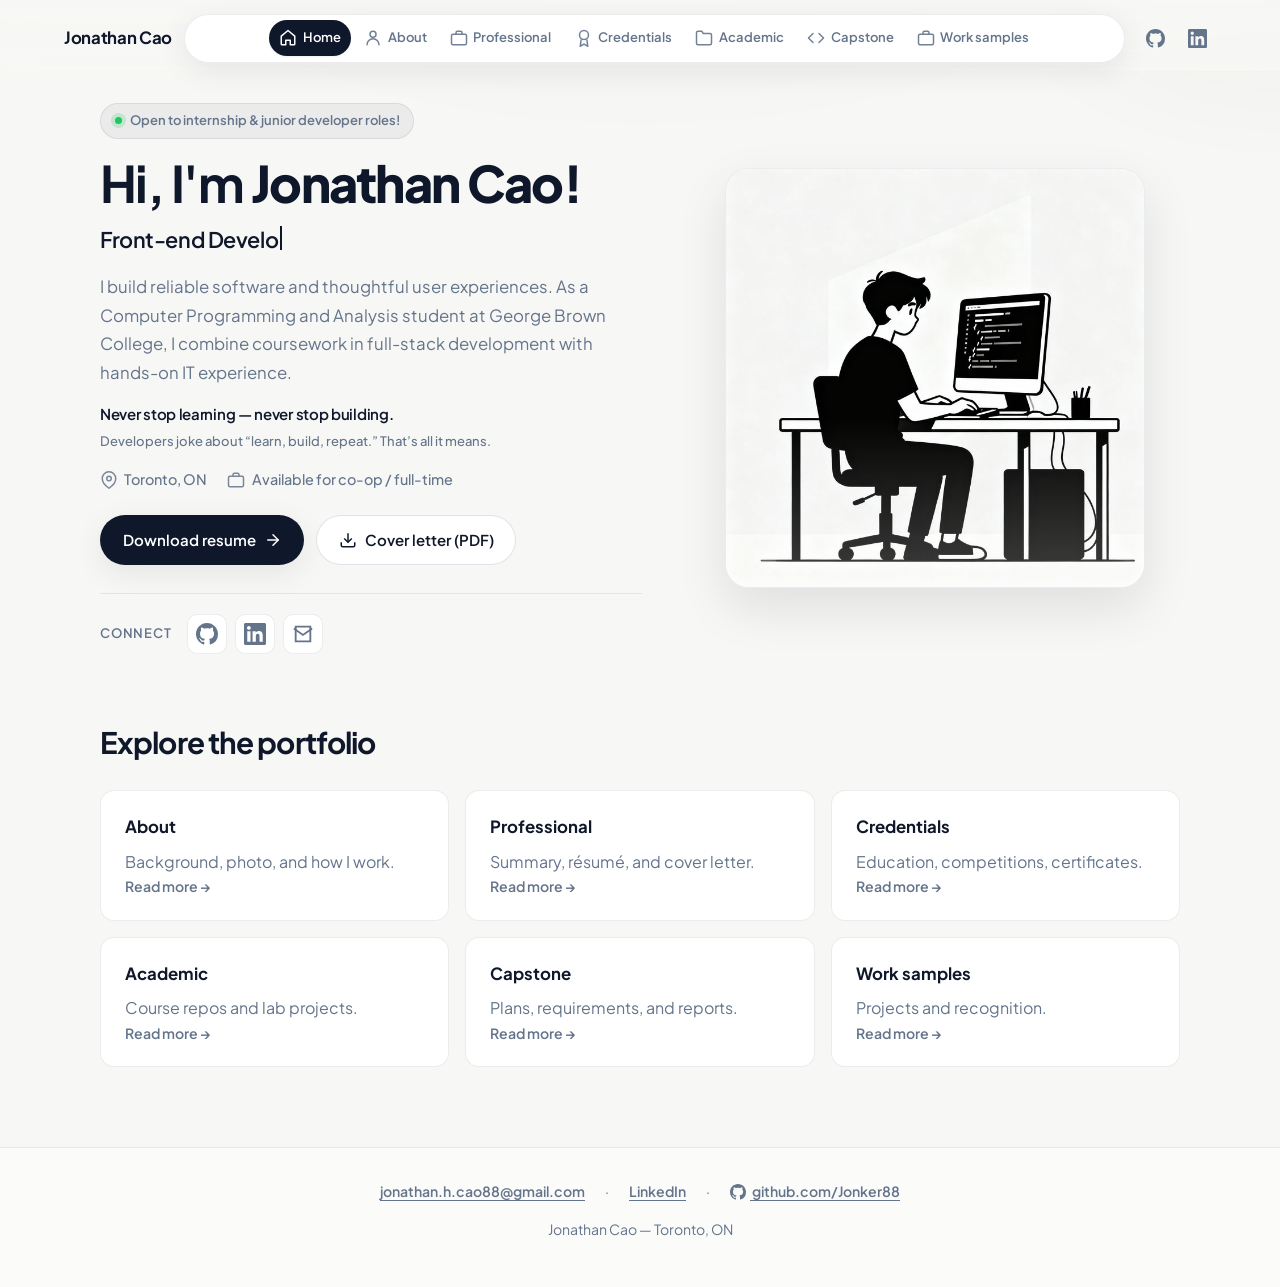
<file: index.html>
<!DOCTYPE html>
<html lang="en">
<head>
  <meta charset="UTF-8" />
  <meta name="viewport" content="width=device-width, initial-scale=1" />
  <meta name="description" content="Jonathan Cao — Computer Programming and Analysis student at George Brown College. Portfolio, resume, academic work, and capstone documentation." />
  <title>Jonathan Cao | Career Portfolio</title>
  <link rel="icon" type="image/png" href="assets/favicon.png">
  <link rel="preconnect" href="https://fonts.googleapis.com" />
  <link rel="preconnect" href="https://fonts.gstatic.com" crossorigin />
  <link href="https://fonts.googleapis.com/css2?family=Plus+Jakarta+Sans:ital,wght@0,400;0,500;0,600;0,700;1,400&display=swap" rel="stylesheet" />
  <link rel="stylesheet" href="css/style.css" />
  <noscript>
    <style>.reveal { opacity: 1 !important; transform: none !important; transition: none !important; }</style>
  </noscript>
</head>
<body data-page="home">
  <a class="skip-link" href="#main">Skip to content</a>

  <svg xmlns="http://www.w3.org/2000/svg" style="position:absolute;width:0;height:0;overflow:hidden" aria-hidden="true">
    <symbol id="i-home" viewBox="0 0 24 24"><path fill="none" stroke="currentColor" stroke-width="2" stroke-linecap="round" stroke-linejoin="round" d="M3 9.5 12 2l9 7.5V20a1 1 0 0 1-1 1h-5v-6H9v6H4a1 1 0 0 1-1-1V9.5z"/></symbol>
    <symbol id="i-user" viewBox="0 0 24 24"><path fill="none" stroke="currentColor" stroke-width="2" stroke-linecap="round" d="M20 21a8 8 0 1 0-16 0"/><circle fill="none" stroke="currentColor" stroke-width="2" cx="12" cy="7" r="4"/></symbol>
    <symbol id="i-briefcase" viewBox="0 0 24 24"><rect fill="none" stroke="currentColor" stroke-width="2" x="2" y="7" width="20" height="14" rx="2"/><path fill="none" stroke="currentColor" stroke-width="2" d="M16 7V5a2 2 0 0 0-2-2h-4a2 2 0 0 0-2 2v2"/></symbol>
    <symbol id="i-file" viewBox="0 0 24 24"><path fill="none" stroke="currentColor" stroke-width="2" d="M14 2H6a2 2 0 0 0-2 2v16a2 2 0 0 0 2 2h12a2 2 0 0 0 2-2V8z"/><path fill="none" stroke="currentColor" stroke-width="2" d="M14 2v6h6"/></symbol>
    <symbol id="i-mail" viewBox="0 0 24 24"><path fill="none" stroke="currentColor" stroke-width="2" d="M4 4h16v16H4z"/><path fill="none" stroke="currentColor" stroke-width="2" d="m22 6-10 7L2 6"/></symbol>
    <symbol id="i-folder" viewBox="0 0 24 24"><path fill="none" stroke="currentColor" stroke-width="2" d="M22 19a2 2 0 0 1-2 2H4a2 2 0 0 1-2-2V5a2 2 0 0 1 2-2h5l2 3h9a2 2 0 0 1 2 2z"/></symbol>
    <symbol id="i-award" viewBox="0 0 24 24"><circle fill="none" stroke="currentColor" stroke-width="2" cx="12" cy="8" r="6"/><path fill="none" stroke="currentColor" stroke-width="2" d="M8.21 13.89 7 23l5-3 5 3-1.21-9.12"/></symbol>
    <symbol id="i-code" viewBox="0 0 24 24"><path fill="none" stroke="currentColor" stroke-width="2" stroke-linecap="round" stroke-linejoin="round" d="m16 18 6-6-6-6"/><path fill="none" stroke="currentColor" stroke-width="2" stroke-linecap="round" stroke-linejoin="round" d="m8 6-6 6 6 6"/></symbol>
    <symbol id="i-pin" viewBox="0 0 24 24"><path fill="none" stroke="currentColor" stroke-width="2" d="M21 10c0 7-9 13-9 13S3 17 3 10a9 9 0 1 1 18 0z"/><circle fill="none" stroke="currentColor" stroke-width="2" cx="12" cy="10" r="3"/></symbol>
    <symbol id="i-download" viewBox="0 0 24 24"><path fill="none" stroke="currentColor" stroke-width="2" d="M21 15v4a2 2 0 0 1-2 2H5a2 2 0 0 1-2-2v-4"/><path fill="none" stroke="currentColor" stroke-width="2" d="M7 10l5 5 5-5"/><path fill="none" stroke="currentColor" stroke-width="2" d="M12 15V3"/></symbol>
    <symbol id="i-arrow-right" viewBox="0 0 24 24"><path fill="none" stroke="currentColor" stroke-width="2" stroke-linecap="round" stroke-linejoin="round" d="M5 12h14"/><path fill="none" stroke="currentColor" stroke-width="2" stroke-linecap="round" stroke-linejoin="round" d="m12 5 7 7-7 7"/></symbol>
    <symbol id="i-github" viewBox="0 0 24 24"><path fill="currentColor" d="M12 0C5.37 0 0 5.37 0 12c0 5.31 3.435 9.795 8.205 11.385.6.105.825-.255.825-.57 0-.285-.015-1.23-.015-2.235-3.015.555-3.795-.735-4.035-1.41-.135-.345-.72-1.41-1.23-1.695-.42-.225-1.02-.78-.015-.795.945-.015 1.62.87 1.845 1.23 1.08 1.815 2.805 1.305 3.495.99.105-.78.42-1.305.765-1.605-2.67-.3-5.46-1.335-5.46-5.925 0-1.305.465-2.385 1.23-3.225-.12-.3-.54-1.53.12-3.18 0 0 1.005-.315 3.3 1.23.96-.27 1.98-.405 3-.405s2.04.135 3 .405c2.295-1.56 3.3-1.23 3.3-1.23.66 1.65.24 2.88.12 3.18.765.84 1.23 1.905 1.23 3.225 0 4.605-2.805 5.625-5.475 5.925.435.375.81 1.095.81 2.22 0 1.605-.015 2.895-.015 3.3 0 .315.225.69.825.57A12.02 12.02 0 0024 12c0-6.63-5.37-12-12-12z"/></symbol>
    <symbol id="i-linkedin" viewBox="0 0 24 24"><path fill="currentColor" d="M20.447 20.452h-3.554v-5.569c0-1.328-.027-3.037-1.852-3.037-1.853 0-2.136 1.445-2.136 2.939v5.667H9.351V9h3.414v1.561h.046c.477-.9 1.637-1.85 3.37-1.85 3.601 0 4.267 2.37 4.267 5.455v6.286zM5.337 7.433c-1.144 0-2.063-.926-2.063-2.065 0-1.138.92-2.063 2.063-2.063 1.14 0 2.064.925 2.064 2.063 0 1.139-.925 2.065-2.064 2.065zm1.782 13.019H3.555V9h3.564v11.452zM22.225 0H1.771C.792 0 0 .774 0 1.729v20.542C0 23.227.792 24 1.771 24h20.451C23.2 24 24 23.227 24 22.271V1.729C24 .774 23.2 0 22.225 0z"/></symbol>
  </svg>

  <header class="site-header">
    <div class="header-inner">
      <a class="logo" href="index.html">Jonathan<span> </span>Cao</a>
      <nav id="site-nav" class="nav nav-pill" aria-label="Primary">
        <ul class="nav-list">
          <li><a href="index.html" data-nav="home"><svg class="nav-icon" aria-hidden="true" width="18" height="18"><use href="#i-home"></use></svg><span>Home</span></a></li>
          <li><a href="about.html" data-nav="about"><svg class="nav-icon" aria-hidden="true" width="18" height="18"><use href="#i-user"></use></svg><span>About</span></a></li>
          <li><a href="professional.html" data-nav="professional"><svg class="nav-icon" aria-hidden="true" width="18" height="18"><use href="#i-briefcase"></use></svg><span>Professional</span></a></li>
          <li><a href="credentials.html" data-nav="credentials"><svg class="nav-icon" aria-hidden="true" width="18" height="18"><use href="#i-award"></use></svg><span>Credentials</span></a></li>
          <li><a href="academic.html" data-nav="academic"><svg class="nav-icon" aria-hidden="true" width="18" height="18"><use href="#i-folder"></use></svg><span>Academic</span></a></li>
          <li><a href="capstone.html" data-nav="capstone"><svg class="nav-icon" aria-hidden="true" width="18" height="18"><use href="#i-code"></use></svg><span>Capstone</span></a></li>
          <li><a href="work.html" data-nav="work"><svg class="nav-icon" aria-hidden="true" width="18" height="18"><use href="#i-briefcase"></use></svg><span>Work samples</span></a></li>
        </ul>
      </nav>
      <div class="header-end">
        <div class="header-social">
          <a class="icon-link" href="https://github.com/Jonker88" target="_blank" rel="noopener noreferrer" aria-label="Jonathan Cao on GitHub">
            <svg aria-hidden="true"><use href="#i-github"></use></svg>
          </a>
          <a class="icon-link" href="https://linkedin.com/in/jc-jonathan-cao" target="_blank" rel="noopener noreferrer" aria-label="Jonathan Cao on LinkedIn">
            <svg aria-hidden="true"><use href="#i-linkedin"></use></svg>
          </a>
        </div>
        <button type="button" class="nav-toggle" aria-expanded="false" aria-controls="site-nav">Menu</button>
      </div>
    </div>
  </header>

  <div class="hero" id="top">
    <div class="hero-inner">
      <div class="hero-grid">
        <div class="hero-copy">
          <p class="hero-badge hero-animate" style="--d:0ms"><span class="hero-badge-dot" aria-hidden="true"></span> Open to internship &amp; junior developer roles!</p>
          <h1 class="hero-animate" style="--d:80ms">Hi, I'm <strong>Jonathan Cao!</strong></h1>
          <p class="hero-role hero-animate" style="--d:160ms"><span id="hero-typed" aria-live="polite"></span><span class="hero-cursor" aria-hidden="true"></span></p>
          <p class="hero-lead hero-animate" style="--d:240ms">I build reliable software and thoughtful user experiences. As a Computer Programming and Analysis student at George Brown College, I combine coursework in full-stack development with hands-on IT experience.</p>
          <p class="hero-cs-hint hero-animate" style="--d:280ms">
            <span class="hero-cs-plain">Never stop learning — never stop building.</span>
            <span class="hero-cs-sub">Developers joke about “learn, build, repeat.” That’s all it means.</span>
          </p>
          <div class="hero-meta hero-animate" style="--d:320ms">
            <span class="hero-meta-item"><svg class="hero-meta-icon" aria-hidden="true" width="18" height="18"><use href="#i-pin"></use></svg> Toronto, ON</span>
            <span class="hero-meta-item"><svg class="hero-meta-icon" aria-hidden="true" width="18" height="18"><use href="#i-briefcase"></use></svg> Available for co-op / full-time</span>
          </div>
          <div class="hero-actions hero-animate" style="--d:400ms">
            <a class="btn btn-primary" href="assets/Jonathan_Cao_Resume.pdf" download>
              Download resume
              <svg aria-hidden="true" width="18" height="18"><use href="#i-arrow-right"></use></svg>
            </a>
            <a class="btn btn-outline" href="assets/Jonathan_Cao_CoverLetter.pdf" download>
              <svg aria-hidden="true" width="18" height="18"><use href="#i-download"></use></svg>
              Cover letter (PDF)
            </a>
          </div>
          <div class="hero-follow hero-animate" style="--d:480ms">
            <span class="hero-follow-label">Connect</span>
            <div class="hero-follow-icons">
              <a class="hero-social-link" href="https://github.com/Jonker88" target="_blank" rel="noopener noreferrer" aria-label="GitHub">
                <svg width="22" height="22" aria-hidden="true"><use href="#i-github"></use></svg>
              </a>
              <a class="hero-social-link" href="https://linkedin.com/in/jc-jonathan-cao" target="_blank" rel="noopener noreferrer" aria-label="LinkedIn">
                <svg width="22" height="22" aria-hidden="true"><use href="#i-linkedin"></use></svg>
              </a>
              <a class="hero-social-link" href="mailto:jonathan.h.cao88@gmail.com" aria-label="Email">
                <svg width="22" height="22" aria-hidden="true"><use href="#i-mail"></use></svg>
              </a>
            </div>
          </div>
        </div>
        <div class="hero-visual hero-animate" style="--d:200ms" aria-hidden="true">
          <div class="hero-visual-frame">
            <img
              class="hero-visual-img"
              src="assets/hero-developer.png"
              width="420"
              height="525"
              alt="Illustration: person at a desk working on a computer"
              decoding="async"
            />
          </div>
        </div>
      </div>
    </div>
  </div>

  <main id="main">
    <section class="home-next" aria-labelledby="explore-heading">
      <div class="section-head reveal">
        <h2 id="explore-heading">Explore the portfolio</h2>
      </div>
      <div class="grid-3 home-tiles">
        <a class="card tile-link reveal reveal-delay-1" href="about.html">
          <h3 class="tile-link-title">About</h3>
          <p class="card-muted tile-link-desc">Background, photo, and how I work.</p>
          <span class="tile-link-cta">Read more →</span>
        </a>
        <a class="card tile-link reveal reveal-delay-2" href="professional.html">
          <h3 class="tile-link-title">Professional</h3>
          <p class="card-muted tile-link-desc">Summary, résumé, and cover letter.</p>
          <span class="tile-link-cta">Read more →</span>
        </a>
        <a class="card tile-link reveal reveal-delay-3" href="credentials.html">
          <h3 class="tile-link-title">Credentials</h3>
          <p class="card-muted tile-link-desc">Education, competitions, certificates.</p>
          <span class="tile-link-cta">Read more →</span>
        </a>
        <a class="card tile-link reveal reveal-delay-1" href="academic.html">
          <h3 class="tile-link-title">Academic</h3>
          <p class="card-muted tile-link-desc">Course repos and lab projects.</p>
          <span class="tile-link-cta">Read more →</span>
        </a>
        <a class="card tile-link reveal reveal-delay-2" href="capstone.html">
          <h3 class="tile-link-title">Capstone</h3>
          <p class="card-muted tile-link-desc">Plans, requirements, and reports.</p>
          <span class="tile-link-cta">Read more →</span>
        </a>
        <a class="card tile-link reveal reveal-delay-3" href="work.html">
          <h3 class="tile-link-title">Work samples</h3>
          <p class="card-muted tile-link-desc">Projects and recognition.</p>
          <span class="tile-link-cta">Read more →</span>
        </a>
      </div>
    </section>
  </main>

  <footer class="site-footer reveal">
    <div class="footer-links">
      <a href="mailto:jonathan.h.cao88@gmail.com">jonathan.h.cao88@gmail.com</a>
      <span aria-hidden="true">·</span>
      <a href="https://linkedin.com/in/jc-jonathan-cao" target="_blank" rel="noopener noreferrer">LinkedIn</a>
      <span aria-hidden="true">·</span>
      <a href="https://github.com/Jonker88" target="_blank" rel="noopener noreferrer">
        <svg class="inline-icon" width="16" height="16" aria-hidden="true"><use href="#i-github"></use></svg>
        github.com/Jonker88
      </a>
    </div>
    <p>Jonathan Cao — Toronto, ON</p>
  </footer>

  <script src="js/main.js"></script>
</body>
</html>
</file>
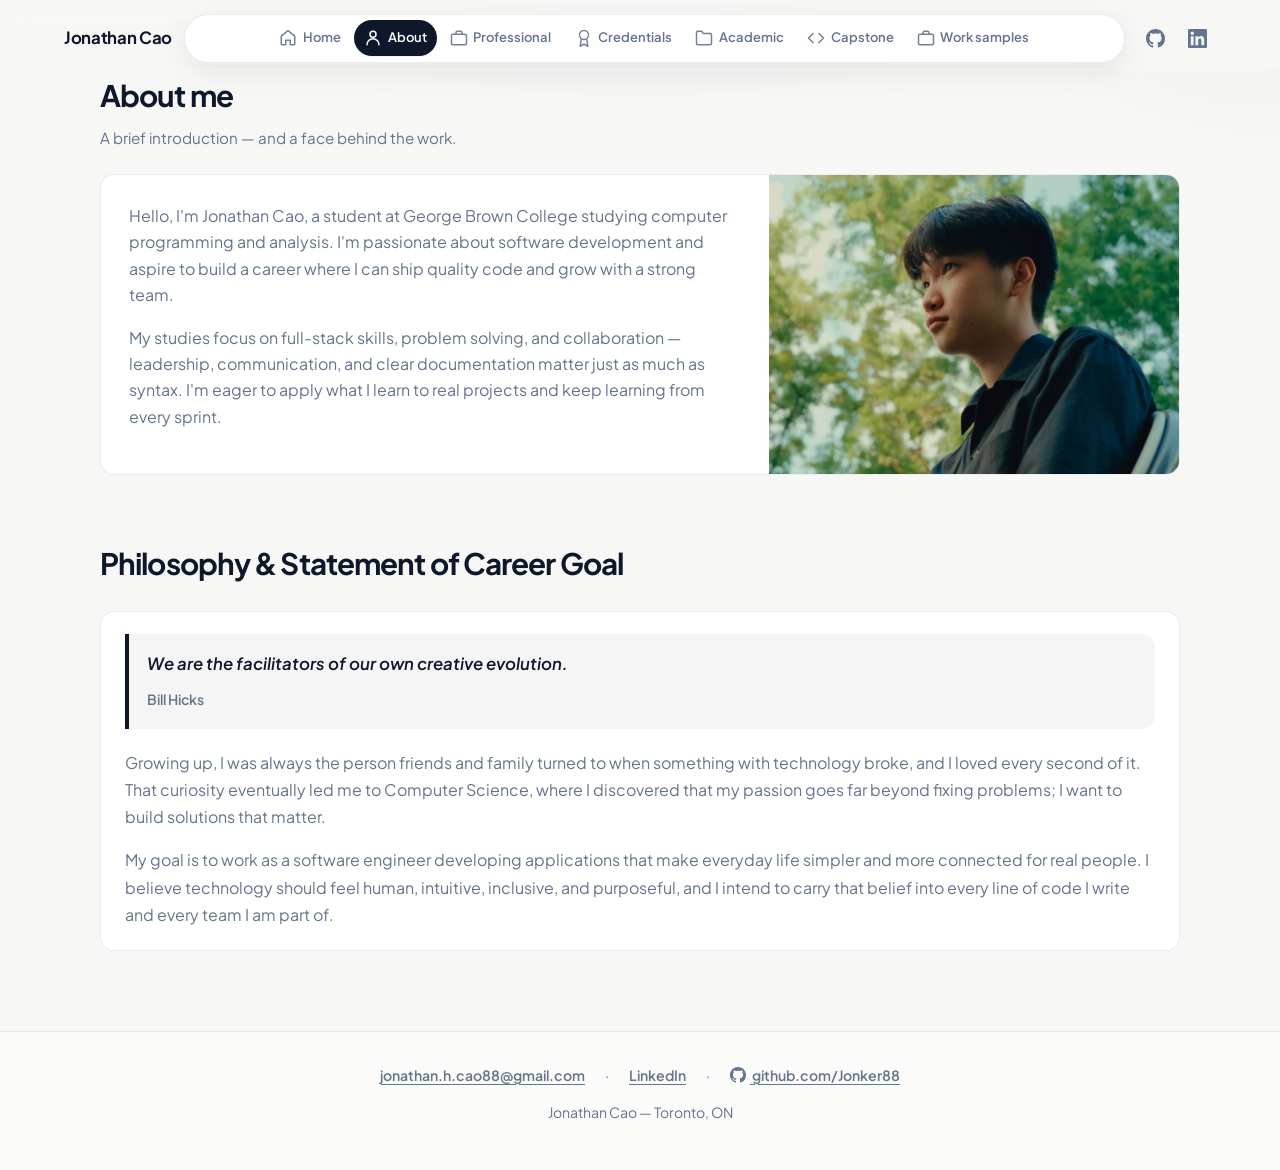
<file: about.html>
<!DOCTYPE html>
<html lang="en">
<head>
  <meta charset="UTF-8" />
  <meta name="viewport" content="width=device-width, initial-scale=1" />
  <meta name="description" content="About Jonathan Cao — Computer Programming and Analysis student at George Brown College." />
  <title>About | Jonathan Cao</title>
  <link rel="icon" type="image/png" href="assets/favicon.png">
  <link rel="preconnect" href="https://fonts.googleapis.com" />
  <link rel="preconnect" href="https://fonts.gstatic.com" crossorigin />
  <link href="https://fonts.googleapis.com/css2?family=Plus+Jakarta+Sans:ital,wght@0,400;0,500;0,600;0,700;1,400&display=swap" rel="stylesheet" />
  <link rel="stylesheet" href="css/style.css" />
  <noscript>
    <style>.reveal { opacity: 1 !important; transform: none !important; transition: none !important; }</style>
  </noscript>
</head>
<body data-page="about">
  <a class="skip-link" href="#main">Skip to content</a>

  <svg xmlns="http://www.w3.org/2000/svg" style="position:absolute;width:0;height:0;overflow:hidden" aria-hidden="true">
    <symbol id="i-home" viewBox="0 0 24 24"><path fill="none" stroke="currentColor" stroke-width="2" stroke-linecap="round" stroke-linejoin="round" d="M3 9.5 12 2l9 7.5V20a1 1 0 0 1-1 1h-5v-6H9v6H4a1 1 0 0 1-1-1V9.5z"/></symbol>
    <symbol id="i-user" viewBox="0 0 24 24"><path fill="none" stroke="currentColor" stroke-width="2" stroke-linecap="round" d="M20 21a8 8 0 1 0-16 0"/><circle fill="none" stroke="currentColor" stroke-width="2" cx="12" cy="7" r="4"/></symbol>
    <symbol id="i-briefcase" viewBox="0 0 24 24"><rect fill="none" stroke="currentColor" stroke-width="2" x="2" y="7" width="20" height="14" rx="2"/><path fill="none" stroke="currentColor" stroke-width="2" d="M16 7V5a2 2 0 0 0-2-2h-4a2 2 0 0 0-2 2v2"/></symbol>
    <symbol id="i-mail" viewBox="0 0 24 24"><path fill="none" stroke="currentColor" stroke-width="2" d="M4 4h16v16H4z"/><path fill="none" stroke="currentColor" stroke-width="2" d="m22 6-10 7L2 6"/></symbol>
    <symbol id="i-folder" viewBox="0 0 24 24"><path fill="none" stroke="currentColor" stroke-width="2" d="M22 19a2 2 0 0 1-2 2H4a2 2 0 0 1-2-2V5a2 2 0 0 1 2-2h5l2 3h9a2 2 0 0 1 2 2z"/></symbol>
    <symbol id="i-award" viewBox="0 0 24 24"><circle fill="none" stroke="currentColor" stroke-width="2" cx="12" cy="8" r="6"/><path fill="none" stroke="currentColor" stroke-width="2" d="M8.21 13.89 7 23l5-3 5 3-1.21-9.12"/></symbol>
    <symbol id="i-code" viewBox="0 0 24 24"><path fill="none" stroke="currentColor" stroke-width="2" stroke-linecap="round" stroke-linejoin="round" d="m16 18 6-6-6-6"/><path fill="none" stroke="currentColor" stroke-width="2" stroke-linecap="round" stroke-linejoin="round" d="m8 6-6 6 6 6"/></symbol>
    <symbol id="i-github" viewBox="0 0 24 24"><path fill="currentColor" d="M12 0C5.37 0 0 5.37 0 12c0 5.31 3.435 9.795 8.205 11.385.6.105.825-.255.825-.57 0-.285-.015-1.23-.015-2.235-3.015.555-3.795-.735-4.035-1.41-.135-.345-.72-1.41-1.23-1.695-.42-.225-1.02-.78-.015-.795.945-.015 1.62.87 1.845 1.23 1.08 1.815 2.805 1.305 3.495.99.105-.78.42-1.305.765-1.605-2.67-.3-5.46-1.335-5.46-5.925 0-1.305.465-2.385 1.23-3.225-.12-.3-.54-1.53.12-3.18 0 0 1.005-.315 3.3 1.23.96-.27 1.98-.405 3-.405s2.04.135 3 .405c2.295-1.56 3.3-1.23 3.3-1.23.66 1.65.24 2.88.12 3.18.765.84 1.23 1.905 1.23 3.225 0 4.605-2.805 5.625-5.475 5.925.435.375.81 1.095.81 2.22 0 1.605-.015 2.895-.015 3.3 0 .315.225.69.825.57A12.02 12.02 0 0024 12c0-6.63-5.37-12-12-12z"/></symbol>
    <symbol id="i-linkedin" viewBox="0 0 24 24"><path fill="currentColor" d="M20.447 20.452h-3.554v-5.569c0-1.328-.027-3.037-1.852-3.037-1.853 0-2.136 1.445-2.136 2.939v5.667H9.351V9h3.414v1.561h.046c.477-.9 1.637-1.85 3.37-1.85 3.601 0 4.267 2.37 4.267 5.455v6.286zM5.337 7.433c-1.144 0-2.063-.926-2.063-2.065 0-1.138.92-2.063 2.063-2.063 1.14 0 2.064.925 2.064 2.063 0 1.139-.925 2.065-2.064 2.065zm1.782 13.019H3.555V9h3.564v11.452zM22.225 0H1.771C.792 0 0 .774 0 1.729v20.542C0 23.227.792 24 1.771 24h20.451C23.2 24 24 23.227 24 22.271V1.729C24 .774 23.2 0 22.225 0z"/></symbol>
  </svg>

  <header class="site-header">
    <div class="header-inner">
      <a class="logo" href="index.html">Jonathan<span> </span>Cao</a>
      <nav id="site-nav" class="nav nav-pill" aria-label="Primary">
        <ul class="nav-list">
          <li><a href="index.html" data-nav="home"><svg class="nav-icon" aria-hidden="true" width="18" height="18"><use href="#i-home"></use></svg><span>Home</span></a></li>
          <li><a href="about.html" data-nav="about"><svg class="nav-icon" aria-hidden="true" width="18" height="18"><use href="#i-user"></use></svg><span>About</span></a></li>
          <li><a href="professional.html" data-nav="professional"><svg class="nav-icon" aria-hidden="true" width="18" height="18"><use href="#i-briefcase"></use></svg><span>Professional</span></a></li>
          <li><a href="credentials.html" data-nav="credentials"><svg class="nav-icon" aria-hidden="true" width="18" height="18"><use href="#i-award"></use></svg><span>Credentials</span></a></li>
          <li><a href="academic.html" data-nav="academic"><svg class="nav-icon" aria-hidden="true" width="18" height="18"><use href="#i-folder"></use></svg><span>Academic</span></a></li>
          <li><a href="capstone.html" data-nav="capstone"><svg class="nav-icon" aria-hidden="true" width="18" height="18"><use href="#i-code"></use></svg><span>Capstone</span></a></li>
          <li><a href="work.html" data-nav="work"><svg class="nav-icon" aria-hidden="true" width="18" height="18"><use href="#i-briefcase"></use></svg><span>Work samples</span></a></li>
        </ul>
      </nav>
      <div class="header-end">
        <div class="header-social">
          <a class="icon-link" href="https://github.com/Jonker88" target="_blank" rel="noopener noreferrer" aria-label="Jonathan Cao on GitHub"><svg aria-hidden="true"><use href="#i-github"></use></svg></a>
          <a class="icon-link" href="https://linkedin.com/in/jc-jonathan-cao" target="_blank" rel="noopener noreferrer" aria-label="Jonathan Cao on LinkedIn"><svg aria-hidden="true"><use href="#i-linkedin"></use></svg></a>
        </div>
        <button type="button" class="nav-toggle" aria-expanded="false" aria-controls="site-nav">Menu</button>
      </div>
    </div>
  </header>

  <main id="main">
    <section id="bio" aria-labelledby="bio-heading">
      <div class="section-head reveal">
        <h2 id="bio-heading">About me</h2>
        <p>A brief introduction — and a face behind the work.</p>
      </div>
      <div class="about-card card reveal reveal-delay-1">
        <div class="about-grid">
          <div class="about-text">
            <p>Hello, I'm Jonathan Cao, a student at George Brown College studying computer programming and analysis. I'm passionate about software development and aspire to build a career where I can ship quality code and grow with a strong team.</p>
            <p>My studies focus on full-stack skills, problem solving, and collaboration — leadership, communication, and clear documentation matter just as much as syntax. I'm eager to apply what I learn to real projects and keep learning from every sprint.</p>
          </div>
          <div class="about-photo-wrap">
            <img
              class="about-photo"
              src="assets/jonathan-cao-portrait.png"
              width="480"
              height="600"
              alt="Jonathan Cao — portrait outdoors, professional attire"
              loading="lazy"
              decoding="async"
            />
          </div>
        </div>
      </div>
    </section>

    <section id="philosophy" aria-labelledby="philosophy-heading">
      <div class="section-head reveal">
        <h2 id="philosophy-heading">Philosophy &amp; Statement of Career Goal</h2>
      </div>
      <div class="card philosophy-card reveal reveal-delay-1">
        <blockquote class="philosophy-quote">
          <p>We are the facilitators of our own creative evolution.</p>
          <cite>Bill Hicks</cite>
        </blockquote>
        <p>Growing up, I was always the person friends and family turned to when something with technology broke, and I loved every second of it. That curiosity eventually led me to Computer Science, where I discovered that my passion goes far beyond fixing problems; I want to build solutions that matter.</p>
        <p>My goal is to work as a software engineer developing applications that make everyday life simpler and more connected for real people. I believe technology should feel human, intuitive, inclusive, and purposeful, and I intend to carry that belief into every line of code I write and every team I am part of.</p>
      </div>
    </section>
  </main>

  <footer class="site-footer reveal">
    <div class="footer-links">
      <a href="mailto:jonathan.h.cao88@gmail.com">jonathan.h.cao88@gmail.com</a>
      <span aria-hidden="true">·</span>
      <a href="https://linkedin.com/in/jc-jonathan-cao" target="_blank" rel="noopener noreferrer">LinkedIn</a>
      <span aria-hidden="true">·</span>
      <a href="https://github.com/Jonker88" target="_blank" rel="noopener noreferrer"><svg class="inline-icon" width="16" height="16" aria-hidden="true"><use href="#i-github"></use></svg> github.com/Jonker88</a>
    </div>
    <p>Jonathan Cao — Toronto, ON</p>
  </footer>

  <script src="js/main.js"></script>
</body>
</html>
</file>
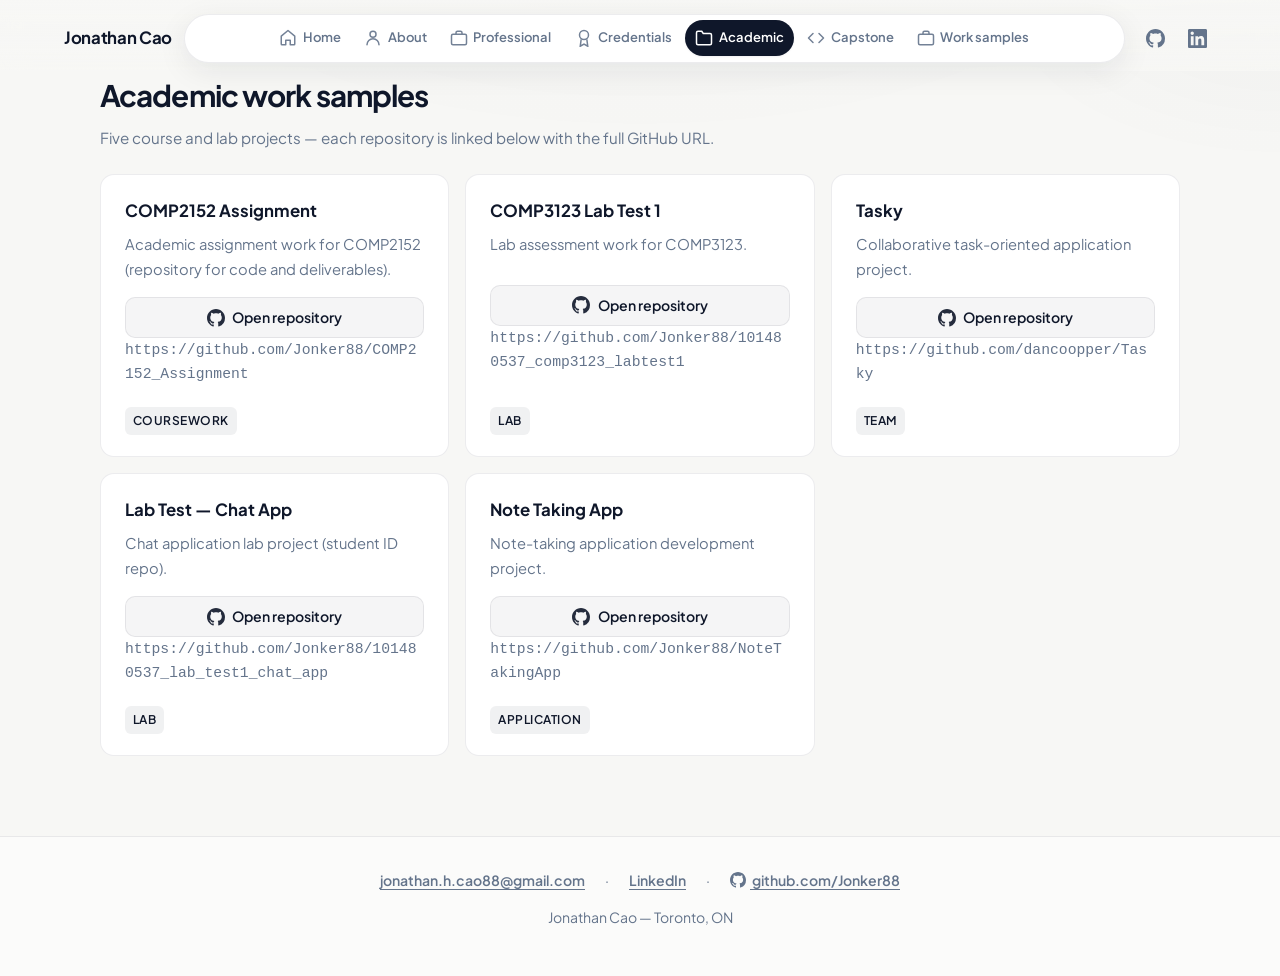
<file: academic.html>
<!DOCTYPE html>
<html lang="en">
<head>
  <meta charset="UTF-8" />
  <meta name="viewport" content="width=device-width, initial-scale=1" />
  <meta name="description" content="Academic work samples and course repositories — Jonathan Cao." />
  <title>Academic work | Jonathan Cao</title>
  <link rel="icon" type="image/png" href="assets/favicon.png">
  <link rel="preconnect" href="https://fonts.googleapis.com" />
  <link rel="preconnect" href="https://fonts.gstatic.com" crossorigin />
  <link href="https://fonts.googleapis.com/css2?family=Plus+Jakarta+Sans:ital,wght@0,400;0,500;0,600;0,700;1,400&display=swap" rel="stylesheet" />
  <link rel="stylesheet" href="css/style.css" />
  <noscript>
    <style>.reveal { opacity: 1 !important; transform: none !important; transition: none !important; }</style>
  </noscript>
</head>
<body data-page="academic">
  <a class="skip-link" href="#main">Skip to content</a>

  <svg xmlns="http://www.w3.org/2000/svg" style="position:absolute;width:0;height:0;overflow:hidden" aria-hidden="true">
    <symbol id="i-home" viewBox="0 0 24 24"><path fill="none" stroke="currentColor" stroke-width="2" stroke-linecap="round" stroke-linejoin="round" d="M3 9.5 12 2l9 7.5V20a1 1 0 0 1-1 1h-5v-6H9v6H4a1 1 0 0 1-1-1V9.5z"/></symbol>
    <symbol id="i-user" viewBox="0 0 24 24"><path fill="none" stroke="currentColor" stroke-width="2" stroke-linecap="round" d="M20 21a8 8 0 1 0-16 0"/><circle fill="none" stroke="currentColor" stroke-width="2" cx="12" cy="7" r="4"/></symbol>
    <symbol id="i-briefcase" viewBox="0 0 24 24"><rect fill="none" stroke="currentColor" stroke-width="2" x="2" y="7" width="20" height="14" rx="2"/><path fill="none" stroke="currentColor" stroke-width="2" d="M16 7V5a2 2 0 0 0-2-2h-4a2 2 0 0 0-2 2v2"/></symbol>
    <symbol id="i-folder" viewBox="0 0 24 24"><path fill="none" stroke="currentColor" stroke-width="2" d="M22 19a2 2 0 0 1-2 2H4a2 2 0 0 1-2-2V5a2 2 0 0 1 2-2h5l2 3h9a2 2 0 0 1 2 2z"/></symbol>
    <symbol id="i-award" viewBox="0 0 24 24"><circle fill="none" stroke="currentColor" stroke-width="2" cx="12" cy="8" r="6"/><path fill="none" stroke="currentColor" stroke-width="2" d="M8.21 13.89 7 23l5-3 5 3-1.21-9.12"/></symbol>
    <symbol id="i-code" viewBox="0 0 24 24"><path fill="none" stroke="currentColor" stroke-width="2" stroke-linecap="round" stroke-linejoin="round" d="m16 18 6-6-6-6"/><path fill="none" stroke="currentColor" stroke-width="2" stroke-linecap="round" stroke-linejoin="round" d="m8 6-6 6 6 6"/></symbol>
    <symbol id="i-github" viewBox="0 0 24 24"><path fill="currentColor" d="M12 0C5.37 0 0 5.37 0 12c0 5.31 3.435 9.795 8.205 11.385.6.105.825-.255.825-.57 0-.285-.015-1.23-.015-2.235-3.015.555-3.795-.735-4.035-1.41-.135-.345-.72-1.41-1.23-1.695-.42-.225-1.02-.78-.015-.795.945-.015 1.62.87 1.845 1.23 1.08 1.815 2.805 1.305 3.495.99.105-.78.42-1.305.765-1.605-2.67-.3-5.46-1.335-5.46-5.925 0-1.305.465-2.385 1.23-3.225-.12-.3-.54-1.53.12-3.18 0 0 1.005-.315 3.3 1.23.96-.27 1.98-.405 3-.405s2.04.135 3 .405c2.295-1.56 3.3-1.23 3.3-1.23.66 1.65.24 2.88.12 3.18.765.84 1.23 1.905 1.23 3.225 0 4.605-2.805 5.625-5.475 5.925.435.375.81 1.095.81 2.22 0 1.605-.015 2.895-.015 3.3 0 .315.225.69.825.57A12.02 12.02 0 0024 12c0-6.63-5.37-12-12-12z"/></symbol>
    <symbol id="i-linkedin" viewBox="0 0 24 24"><path fill="currentColor" d="M20.447 20.452h-3.554v-5.569c0-1.328-.027-3.037-1.852-3.037-1.853 0-2.136 1.445-2.136 2.939v5.667H9.351V9h3.414v1.561h.046c.477-.9 1.637-1.85 3.37-1.85 3.601 0 4.267 2.37 4.267 5.455v6.286zM5.337 7.433c-1.144 0-2.063-.926-2.063-2.065 0-1.138.92-2.063 2.063-2.063 1.14 0 2.064.925 2.064 2.063 0 1.139-.925 2.065-2.064 2.065zm1.782 13.019H3.555V9h3.564v11.452zM22.225 0H1.771C.792 0 0 .774 0 1.729v20.542C0 23.227.792 24 1.771 24h20.451C23.2 24 24 23.227 24 22.271V1.729C24 .774 23.2 0 22.225 0z"/></symbol>
  </svg>

  <header class="site-header">
    <div class="header-inner">
      <a class="logo" href="index.html">Jonathan<span> </span>Cao</a>
      <nav id="site-nav" class="nav nav-pill" aria-label="Primary">
        <ul class="nav-list">
          <li><a href="index.html" data-nav="home"><svg class="nav-icon" aria-hidden="true" width="18" height="18"><use href="#i-home"></use></svg><span>Home</span></a></li>
          <li><a href="about.html" data-nav="about"><svg class="nav-icon" aria-hidden="true" width="18" height="18"><use href="#i-user"></use></svg><span>About</span></a></li>
          <li><a href="professional.html" data-nav="professional"><svg class="nav-icon" aria-hidden="true" width="18" height="18"><use href="#i-briefcase"></use></svg><span>Professional</span></a></li>
          <li><a href="credentials.html" data-nav="credentials"><svg class="nav-icon" aria-hidden="true" width="18" height="18"><use href="#i-award"></use></svg><span>Credentials</span></a></li>
          <li><a href="academic.html" data-nav="academic"><svg class="nav-icon" aria-hidden="true" width="18" height="18"><use href="#i-folder"></use></svg><span>Academic</span></a></li>
          <li><a href="capstone.html" data-nav="capstone"><svg class="nav-icon" aria-hidden="true" width="18" height="18"><use href="#i-code"></use></svg><span>Capstone</span></a></li>
          <li><a href="work.html" data-nav="work"><svg class="nav-icon" aria-hidden="true" width="18" height="18"><use href="#i-briefcase"></use></svg><span>Work samples</span></a></li>
        </ul>
      </nav>
      <div class="header-end">
        <div class="header-social">
          <a class="icon-link" href="https://github.com/Jonker88" target="_blank" rel="noopener noreferrer" aria-label="Jonathan Cao on GitHub"><svg aria-hidden="true"><use href="#i-github"></use></svg></a>
          <a class="icon-link" href="https://linkedin.com/in/jc-jonathan-cao" target="_blank" rel="noopener noreferrer" aria-label="Jonathan Cao on LinkedIn"><svg aria-hidden="true"><use href="#i-linkedin"></use></svg></a>
        </div>
        <button type="button" class="nav-toggle" aria-expanded="false" aria-controls="site-nav">Menu</button>
      </div>
    </div>
  </header>

  <main id="main">
    <section id="academic-samples" aria-labelledby="acad-heading">
      <div class="section-head reveal">
        <h2 id="acad-heading">Academic work samples</h2>
        <p>Five course and lab projects — each repository is linked below with the full GitHub URL.</p>
      </div>
      <div class="grid-3">
        <article class="card project-card reveal reveal-delay-1">
          <h3>COMP2152 Assignment</h3>
          <p>Academic assignment work for COMP2152 (repository for code and deliverables).</p>
          <a class="btn-github" href="https://github.com/Jonker88/COMP2152_Assignment" target="_blank" rel="noopener noreferrer">
            <svg aria-hidden="true" width="18" height="18"><use href="#i-github"></use></svg>
            Open repository
          </a>
          <p class="repo-url"><a href="https://github.com/Jonker88/COMP2152_Assignment" target="_blank" rel="noopener noreferrer">https://github.com/Jonker88/COMP2152_Assignment</a></p>
          <div class="project-meta project-meta-footer">
            <span class="tag">Coursework</span>
          </div>
        </article>
        <article class="card project-card reveal reveal-delay-2">
          <h3>COMP3123 Lab Test 1</h3>
          <p>Lab assessment work for COMP3123.</p>
          <a class="btn-github" href="https://github.com/Jonker88/101480537_comp3123_labtest1" target="_blank" rel="noopener noreferrer">
            <svg aria-hidden="true" width="18" height="18"><use href="#i-github"></use></svg>
            Open repository
          </a>
          <p class="repo-url"><a href="https://github.com/Jonker88/101480537_comp3123_labtest1" target="_blank" rel="noopener noreferrer">https://github.com/Jonker88/101480537_comp3123_labtest1</a></p>
          <div class="project-meta project-meta-footer">
            <span class="tag">Lab</span>
          </div>
        </article>
        <article class="card project-card reveal reveal-delay-3">
          <h3>Tasky</h3>
          <p>Collaborative task-oriented application project.</p>
          <a class="btn-github" href="https://github.com/dancoopper/Tasky" target="_blank" rel="noopener noreferrer">
            <svg aria-hidden="true" width="18" height="18"><use href="#i-github"></use></svg>
            Open repository
          </a>
          <p class="repo-url"><a href="https://github.com/dancoopper/Tasky" target="_blank" rel="noopener noreferrer">https://github.com/dancoopper/Tasky</a></p>
          <div class="project-meta project-meta-footer">
            <span class="tag">Team</span>
          </div>
        </article>
        <article class="card project-card reveal reveal-delay-1">
          <h3>Lab Test — Chat App</h3>
          <p>Chat application lab project (student ID repo).</p>
          <a class="btn-github" href="https://github.com/Jonker88/101480537_lab_test1_chat_app" target="_blank" rel="noopener noreferrer">
            <svg aria-hidden="true" width="18" height="18"><use href="#i-github"></use></svg>
            Open repository
          </a>
          <p class="repo-url"><a href="https://github.com/Jonker88/101480537_lab_test1_chat_app" target="_blank" rel="noopener noreferrer">https://github.com/Jonker88/101480537_lab_test1_chat_app</a></p>
          <div class="project-meta project-meta-footer">
            <span class="tag">Lab</span>
          </div>
        </article>
        <article class="card project-card reveal reveal-delay-2">
          <h3>Note Taking App</h3>
          <p>Note-taking application development project.</p>
          <a class="btn-github" href="https://github.com/Jonker88/NoteTakingApp" target="_blank" rel="noopener noreferrer">
            <svg aria-hidden="true" width="18" height="18"><use href="#i-github"></use></svg>
            Open repository
          </a>
          <p class="repo-url"><a href="https://github.com/Jonker88/NoteTakingApp" target="_blank" rel="noopener noreferrer">https://github.com/Jonker88/NoteTakingApp</a></p>
          <div class="project-meta project-meta-footer">
            <span class="tag">Application</span>
          </div>
        </article>
      </div>
    </section>
  </main>

  <footer class="site-footer reveal">
    <div class="footer-links">
      <a href="mailto:jonathan.h.cao88@gmail.com">jonathan.h.cao88@gmail.com</a>
      <span aria-hidden="true">·</span>
      <a href="https://linkedin.com/in/jc-jonathan-cao" target="_blank" rel="noopener noreferrer">LinkedIn</a>
      <span aria-hidden="true">·</span>
      <a href="https://github.com/Jonker88" target="_blank" rel="noopener noreferrer"><svg class="inline-icon" width="16" height="16" aria-hidden="true"><use href="#i-github"></use></svg> github.com/Jonker88</a>
    </div>
    <p>Jonathan Cao — Toronto, ON</p>
  </footer>

  <script src="js/main.js"></script>
</body>
</html>
</file>
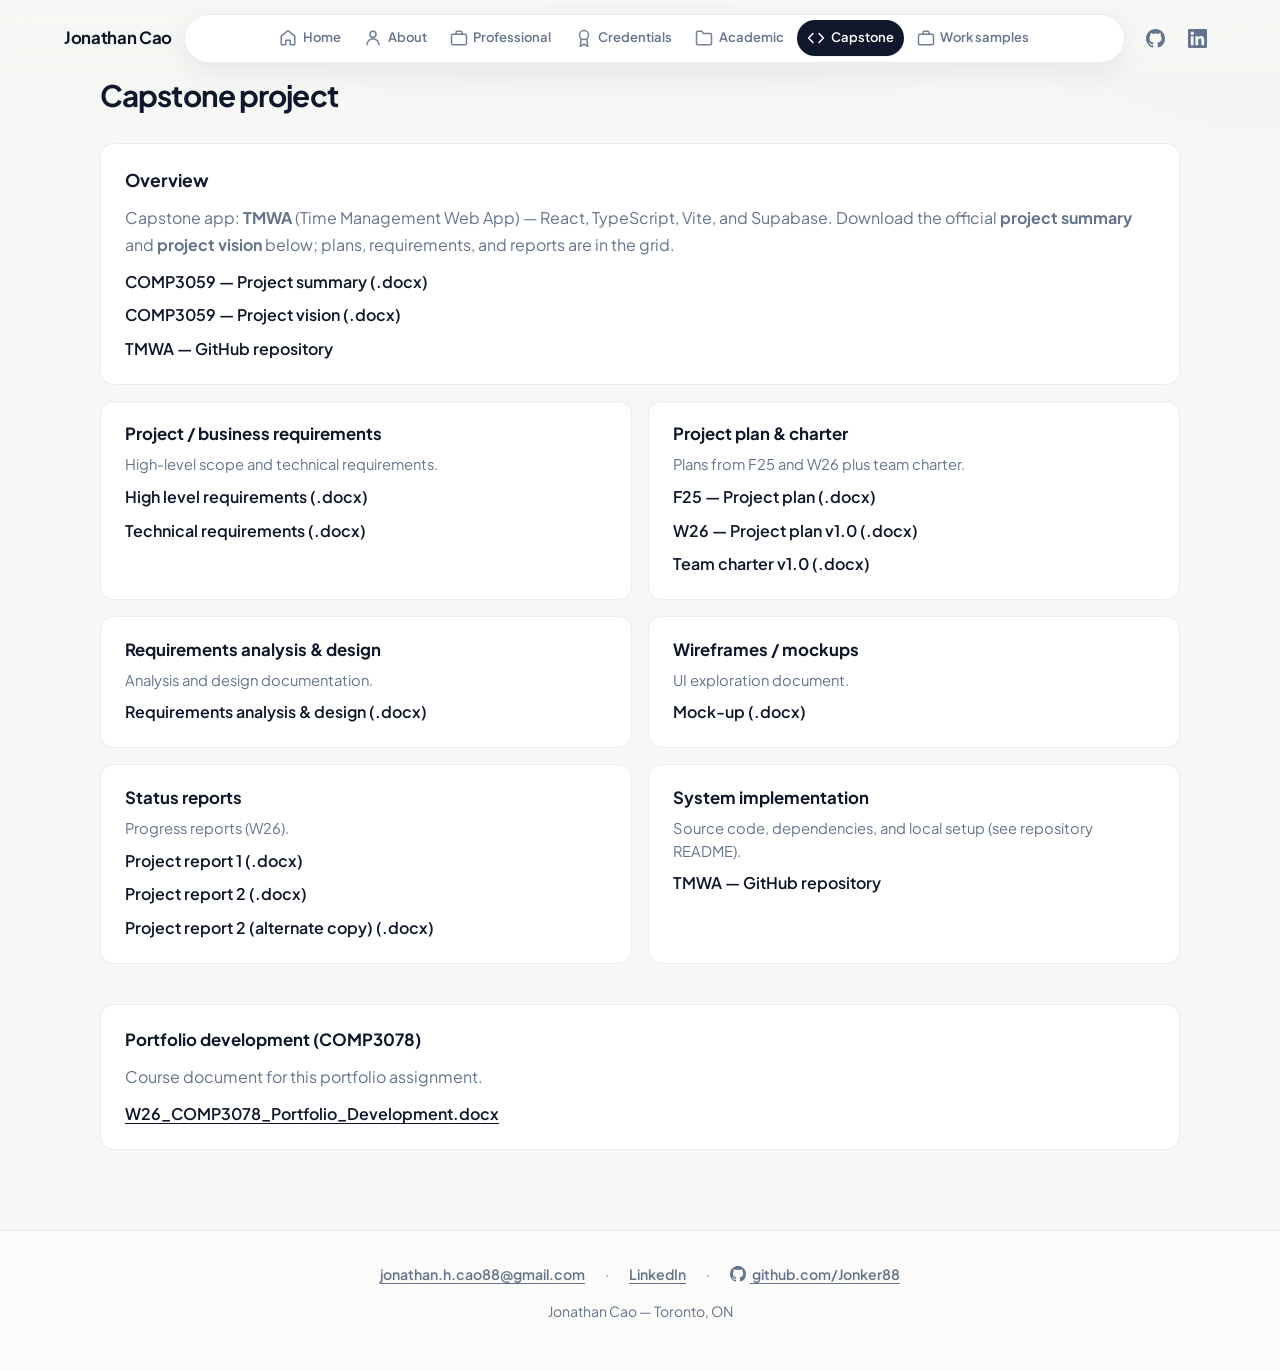
<file: capstone.html>
<!DOCTYPE html>
<html lang="en">
<head>
  <meta charset="UTF-8" />
  <meta name="viewport" content="width=device-width, initial-scale=1" />
  <meta name="description" content="Capstone project documentation — Jonathan Cao." />
  <title>Capstone | Jonathan Cao</title>
  <link rel="icon" type="image/png" href="assets/favicon.png">
  <link rel="preconnect" href="https://fonts.googleapis.com" />
  <link rel="preconnect" href="https://fonts.gstatic.com" crossorigin />
  <link href="https://fonts.googleapis.com/css2?family=Plus+Jakarta+Sans:ital,wght@0,400;0,500;0,600;0,700;1,400&display=swap" rel="stylesheet" />
  <link rel="stylesheet" href="css/style.css" />
  <noscript>
    <style>.reveal { opacity: 1 !important; transform: none !important; transition: none !important; }</style>
  </noscript>
</head>
<body data-page="capstone">
  <a class="skip-link" href="#main">Skip to content</a>

  <svg xmlns="http://www.w3.org/2000/svg" style="position:absolute;width:0;height:0;overflow:hidden" aria-hidden="true">
    <symbol id="i-home" viewBox="0 0 24 24"><path fill="none" stroke="currentColor" stroke-width="2" stroke-linecap="round" stroke-linejoin="round" d="M3 9.5 12 2l9 7.5V20a1 1 0 0 1-1 1h-5v-6H9v6H4a1 1 0 0 1-1-1V9.5z"/></symbol>
    <symbol id="i-user" viewBox="0 0 24 24"><path fill="none" stroke="currentColor" stroke-width="2" stroke-linecap="round" d="M20 21a8 8 0 1 0-16 0"/><circle fill="none" stroke="currentColor" stroke-width="2" cx="12" cy="7" r="4"/></symbol>
    <symbol id="i-briefcase" viewBox="0 0 24 24"><rect fill="none" stroke="currentColor" stroke-width="2" x="2" y="7" width="20" height="14" rx="2"/><path fill="none" stroke="currentColor" stroke-width="2" d="M16 7V5a2 2 0 0 0-2-2h-4a2 2 0 0 0-2 2v2"/></symbol>
    <symbol id="i-folder" viewBox="0 0 24 24"><path fill="none" stroke="currentColor" stroke-width="2" d="M22 19a2 2 0 0 1-2 2H4a2 2 0 0 1-2-2V5a2 2 0 0 1 2-2h5l2 3h9a2 2 0 0 1 2 2z"/></symbol>
    <symbol id="i-award" viewBox="0 0 24 24"><circle fill="none" stroke="currentColor" stroke-width="2" cx="12" cy="8" r="6"/><path fill="none" stroke="currentColor" stroke-width="2" d="M8.21 13.89 7 23l5-3 5 3-1.21-9.12"/></symbol>
    <symbol id="i-code" viewBox="0 0 24 24"><path fill="none" stroke="currentColor" stroke-width="2" stroke-linecap="round" stroke-linejoin="round" d="m16 18 6-6-6-6"/><path fill="none" stroke="currentColor" stroke-width="2" stroke-linecap="round" stroke-linejoin="round" d="m8 6-6 6 6 6"/></symbol>
    <symbol id="i-github" viewBox="0 0 24 24"><path fill="currentColor" d="M12 0C5.37 0 0 5.37 0 12c0 5.31 3.435 9.795 8.205 11.385.6.105.825-.255.825-.57 0-.285-.015-1.23-.015-2.235-3.015.555-3.795-.735-4.035-1.41-.135-.345-.72-1.41-1.23-1.695-.42-.225-1.02-.78-.015-.795.945-.015 1.62.87 1.845 1.23 1.08 1.815 2.805 1.305 3.495.99.105-.78.42-1.305.765-1.605-2.67-.3-5.46-1.335-5.46-5.925 0-1.305.465-2.385 1.23-3.225-.12-.3-.54-1.53.12-3.18 0 0 1.005-.315 3.3 1.23.96-.27 1.98-.405 3-.405s2.04.135 3 .405c2.295-1.56 3.3-1.23 3.3-1.23.66 1.65.24 2.88.12 3.18.765.84 1.23 1.905 1.23 3.225 0 4.605-2.805 5.625-5.475 5.925.435.375.81 1.095.81 2.22 0 1.605-.015 2.895-.015 3.3 0 .315.225.69.825.57A12.02 12.02 0 0024 12c0-6.63-5.37-12-12-12z"/></symbol>
    <symbol id="i-linkedin" viewBox="0 0 24 24"><path fill="currentColor" d="M20.447 20.452h-3.554v-5.569c0-1.328-.027-3.037-1.852-3.037-1.853 0-2.136 1.445-2.136 2.939v5.667H9.351V9h3.414v1.561h.046c.477-.9 1.637-1.85 3.37-1.85 3.601 0 4.267 2.37 4.267 5.455v6.286zM5.337 7.433c-1.144 0-2.063-.926-2.063-2.065 0-1.138.92-2.063 2.063-2.063 1.14 0 2.064.925 2.064 2.063 0 1.139-.925 2.065-2.064 2.065zm1.782 13.019H3.555V9h3.564v11.452zM22.225 0H1.771C.792 0 0 .774 0 1.729v20.542C0 23.227.792 24 1.771 24h20.451C23.2 24 24 23.227 24 22.271V1.729C24 .774 23.2 0 22.225 0z"/></symbol>
  </svg>

  <header class="site-header">
    <div class="header-inner">
      <a class="logo" href="index.html">Jonathan<span> </span>Cao</a>
      <nav id="site-nav" class="nav nav-pill" aria-label="Primary">
        <ul class="nav-list">
          <li><a href="index.html" data-nav="home"><svg class="nav-icon" aria-hidden="true" width="18" height="18"><use href="#i-home"></use></svg><span>Home</span></a></li>
          <li><a href="about.html" data-nav="about"><svg class="nav-icon" aria-hidden="true" width="18" height="18"><use href="#i-user"></use></svg><span>About</span></a></li>
          <li><a href="professional.html" data-nav="professional"><svg class="nav-icon" aria-hidden="true" width="18" height="18"><use href="#i-briefcase"></use></svg><span>Professional</span></a></li>
          <li><a href="credentials.html" data-nav="credentials"><svg class="nav-icon" aria-hidden="true" width="18" height="18"><use href="#i-award"></use></svg><span>Credentials</span></a></li>
          <li><a href="academic.html" data-nav="academic"><svg class="nav-icon" aria-hidden="true" width="18" height="18"><use href="#i-folder"></use></svg><span>Academic</span></a></li>
          <li><a href="capstone.html" data-nav="capstone"><svg class="nav-icon" aria-hidden="true" width="18" height="18"><use href="#i-code"></use></svg><span>Capstone</span></a></li>
          <li><a href="work.html" data-nav="work"><svg class="nav-icon" aria-hidden="true" width="18" height="18"><use href="#i-briefcase"></use></svg><span>Work samples</span></a></li>
        </ul>
      </nav>
      <div class="header-end">
        <div class="header-social">
          <a class="icon-link" href="https://github.com/Jonker88" target="_blank" rel="noopener noreferrer" aria-label="Jonathan Cao on GitHub"><svg aria-hidden="true"><use href="#i-github"></use></svg></a>
          <a class="icon-link" href="https://linkedin.com/in/jc-jonathan-cao" target="_blank" rel="noopener noreferrer" aria-label="Jonathan Cao on LinkedIn"><svg aria-hidden="true"><use href="#i-linkedin"></use></svg></a>
        </div>
        <button type="button" class="nav-toggle" aria-expanded="false" aria-controls="site-nav">Menu</button>
      </div>
    </div>
  </header>

  <main id="main">
    <section id="capstone" aria-labelledby="cap-heading">
      <div class="section-head reveal">
        <h2 id="cap-heading">Capstone project</h2>
      </div>
      <div class="card capstone-overview reveal reveal-delay-1">
        <h3 class="card-title-lg">Overview</h3>
        <p class="card-muted">Capstone app: <strong>TMWA</strong> (Time Management Web App) — React, TypeScript, Vite, and Supabase. Download the official <strong>project summary</strong> and <strong>project vision</strong> below; plans, requirements, and reports are in the grid.</p>
        <ul class="doc-links doc-links-stack">
          <li><a href="assets/capstone/COMP3059_F25_T01_Project_Summary.docx" download>COMP3059 — Project summary (.docx)</a></li>
          <li><a href="assets/capstone/COMP3059_F25_T01_Project_Vision.docx" download>COMP3059 — Project vision (.docx)</a></li>
          <li><a href="https://github.com/dancoopper/TMWA" target="_blank" rel="noopener noreferrer">TMWA — GitHub repository</a></li>
        </ul>
      </div>
      <div class="capstone-grid">
        <div class="card capstone-tile reveal reveal-delay-1">
          <h3 class="capstone-tile-title">Project / business requirements</h3>
          <p class="capstone-tile-lead">High-level scope and technical requirements.</p>
          <ul class="doc-links doc-links-stack">
            <li><a href="assets/capstone/COMP3059_F25_T01_High_Level_Requirements.docx" download>High level requirements (.docx)</a></li>
            <li><a href="assets/capstone/F25_T01_TechReq.docx" download>Technical requirements (.docx)</a></li>
          </ul>
        </div>
        <div class="card capstone-tile reveal reveal-delay-2">
          <h3 class="capstone-tile-title">Project plan &amp; charter</h3>
          <p class="capstone-tile-lead">Plans from F25 and W26 plus team charter.</p>
          <ul class="doc-links doc-links-stack">
            <li><a href="assets/capstone/F25_T01_Project_Plan.docx" download>F25 — Project plan (.docx)</a></li>
            <li><a href="assets/capstone/W26_T01_Project_Plan_v1.0.docx" download>W26 — Project plan v1.0 (.docx)</a></li>
            <li><a href="assets/capstone/W26_T01_Team_Charter_v1.0.docx" download>Team charter v1.0 (.docx)</a></li>
          </ul>
        </div>
        <div class="card capstone-tile reveal reveal-delay-1">
          <h3 class="capstone-tile-title">Requirements analysis &amp; design</h3>
          <p class="capstone-tile-lead">Analysis and design documentation.</p>
          <ul class="doc-links doc-links-stack">
            <li><a href="assets/capstone/F25_T01_Requirements_Analysis_Design.docx" download>Requirements analysis &amp; design (.docx)</a></li>
          </ul>
        </div>
        <div class="card capstone-tile reveal reveal-delay-2">
          <h3 class="capstone-tile-title">Wireframes / mockups</h3>
          <p class="capstone-tile-lead">UI exploration document.</p>
          <ul class="doc-links doc-links-stack">
            <li><a href="assets/capstone/F25_T01_MockUp.docx" download>Mock-up (.docx)</a></li>
          </ul>
        </div>
        <div class="card capstone-tile reveal reveal-delay-1">
          <h3 class="capstone-tile-title">Status reports</h3>
          <p class="capstone-tile-lead">Progress reports (W26).</p>
          <ul class="doc-links doc-links-stack">
            <li><a href="assets/capstone/W26_T01_ProjectReport1.docx" download>Project report 1 (.docx)</a></li>
            <li><a href="assets/capstone/W26_T01_ProjectReport2.docx" download>Project report 2 (.docx)</a></li>
            <li><a href="assets/capstone/W26_T01_ProjectReport2_variant.docx" download>Project report 2 (alternate copy) (.docx)</a></li>
          </ul>
        </div>
        <div class="card capstone-tile reveal reveal-delay-2">
          <h3 class="capstone-tile-title">System implementation</h3>
          <p class="capstone-tile-lead">Source code, dependencies, and local setup (see repository README).</p>
          <ul class="doc-links doc-links-stack">
            <li><a href="https://github.com/dancoopper/TMWA" target="_blank" rel="noopener noreferrer">TMWA — GitHub repository</a></li>
          </ul>
        </div>
      </div>
      <div class="card capstone-portfolio-card reveal reveal-delay-1">
        <h3 class="card-title">Portfolio development (COMP3078)</h3>
        <p class="card-muted portfolio-doc-lead">Course document for this portfolio assignment.</p>
        <p class="card-link"><a href="assets/course/W26_COMP3078_Portfolio_Development.docx" download>W26_COMP3078_Portfolio_Development.docx</a></p>
      </div>
    </section>
  </main>

  <footer class="site-footer reveal">
    <div class="footer-links">
      <a href="mailto:jonathan.h.cao88@gmail.com">jonathan.h.cao88@gmail.com</a>
      <span aria-hidden="true">·</span>
      <a href="https://linkedin.com/in/jc-jonathan-cao" target="_blank" rel="noopener noreferrer">LinkedIn</a>
      <span aria-hidden="true">·</span>
      <a href="https://github.com/Jonker88" target="_blank" rel="noopener noreferrer"><svg class="inline-icon" width="16" height="16" aria-hidden="true"><use href="#i-github"></use></svg> github.com/Jonker88</a>
    </div>
    <p>Jonathan Cao — Toronto, ON</p>
  </footer>

  <script src="js/main.js"></script>
</body>
</html>
</file>
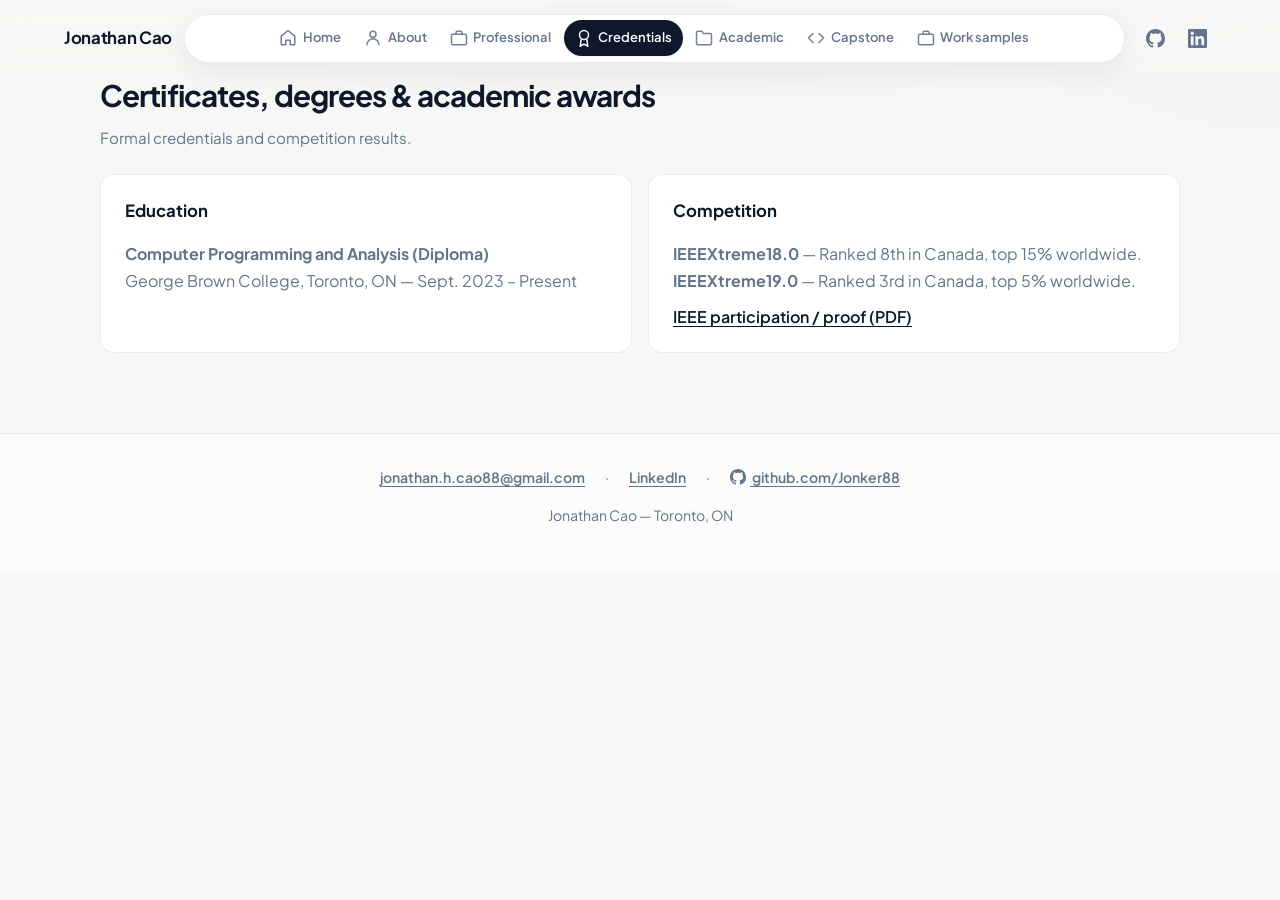
<file: credentials.html>
<!DOCTYPE html>
<html lang="en">

<head>
  <meta charset="UTF-8" />
  <meta name="viewport" content="width=device-width, initial-scale=1" />
  <meta name="description" content="Certificates, degrees, and academic awards — Jonathan Cao." />
  <title>Credentials | Jonathan Cao</title>
  <link rel="icon" type="image/png" href="assets/favicon.png">
  <link rel="preconnect" href="https://fonts.googleapis.com" />
  <link rel="preconnect" href="https://fonts.gstatic.com" crossorigin />
  <link
    href="https://fonts.googleapis.com/css2?family=Plus+Jakarta+Sans:ital,wght@0,400;0,500;0,600;0,700;1,400&display=swap"
    rel="stylesheet" />
  <link rel="stylesheet" href="css/style.css" />
  <noscript>
    <style>
      .reveal {
        opacity: 1 !important;
        transform: none !important;
        transition: none !important;
      }
    </style>
  </noscript>
</head>

<body data-page="credentials">
  <a class="skip-link" href="#main">Skip to content</a>

  <svg xmlns="http://www.w3.org/2000/svg" style="position:absolute;width:0;height:0;overflow:hidden" aria-hidden="true">
    <symbol id="i-home" viewBox="0 0 24 24">
      <path fill="none" stroke="currentColor" stroke-width="2" stroke-linecap="round" stroke-linejoin="round"
        d="M3 9.5 12 2l9 7.5V20a1 1 0 0 1-1 1h-5v-6H9v6H4a1 1 0 0 1-1-1V9.5z" />
    </symbol>
    <symbol id="i-user" viewBox="0 0 24 24">
      <path fill="none" stroke="currentColor" stroke-width="2" stroke-linecap="round" d="M20 21a8 8 0 1 0-16 0" />
      <circle fill="none" stroke="currentColor" stroke-width="2" cx="12" cy="7" r="4" />
    </symbol>
    <symbol id="i-briefcase" viewBox="0 0 24 24">
      <rect fill="none" stroke="currentColor" stroke-width="2" x="2" y="7" width="20" height="14" rx="2" />
      <path fill="none" stroke="currentColor" stroke-width="2" d="M16 7V5a2 2 0 0 0-2-2h-4a2 2 0 0 0-2 2v2" />
    </symbol>
    <symbol id="i-folder" viewBox="0 0 24 24">
      <path fill="none" stroke="currentColor" stroke-width="2"
        d="M22 19a2 2 0 0 1-2 2H4a2 2 0 0 1-2-2V5a2 2 0 0 1 2-2h5l2 3h9a2 2 0 0 1 2 2z" />
    </symbol>
    <symbol id="i-award" viewBox="0 0 24 24">
      <circle fill="none" stroke="currentColor" stroke-width="2" cx="12" cy="8" r="6" />
      <path fill="none" stroke="currentColor" stroke-width="2" d="M8.21 13.89 7 23l5-3 5 3-1.21-9.12" />
    </symbol>
    <symbol id="i-code" viewBox="0 0 24 24">
      <path fill="none" stroke="currentColor" stroke-width="2" stroke-linecap="round" stroke-linejoin="round"
        d="m16 18 6-6-6-6" />
      <path fill="none" stroke="currentColor" stroke-width="2" stroke-linecap="round" stroke-linejoin="round"
        d="m8 6-6 6 6 6" />
    </symbol>
    <symbol id="i-github" viewBox="0 0 24 24">
      <path fill="currentColor"
        d="M12 0C5.37 0 0 5.37 0 12c0 5.31 3.435 9.795 8.205 11.385.6.105.825-.255.825-.57 0-.285-.015-1.23-.015-2.235-3.015.555-3.795-.735-4.035-1.41-.135-.345-.72-1.41-1.23-1.695-.42-.225-1.02-.78-.015-.795.945-.015 1.62.87 1.845 1.23 1.08 1.815 2.805 1.305 3.495.99.105-.78.42-1.305.765-1.605-2.67-.3-5.46-1.335-5.46-5.925 0-1.305.465-2.385 1.23-3.225-.12-.3-.54-1.53.12-3.18 0 0 1.005-.315 3.3 1.23.96-.27 1.98-.405 3-.405s2.04.135 3 .405c2.295-1.56 3.3-1.23 3.3-1.23.66 1.65.24 2.88.12 3.18.765.84 1.23 1.905 1.23 3.225 0 4.605-2.805 5.625-5.475 5.925.435.375.81 1.095.81 2.22 0 1.605-.015 2.895-.015 3.3 0 .315.225.69.825.57A12.02 12.02 0 0024 12c0-6.63-5.37-12-12-12z" />
    </symbol>
    <symbol id="i-linkedin" viewBox="0 0 24 24">
      <path fill="currentColor"
        d="M20.447 20.452h-3.554v-5.569c0-1.328-.027-3.037-1.852-3.037-1.853 0-2.136 1.445-2.136 2.939v5.667H9.351V9h3.414v1.561h.046c.477-.9 1.637-1.85 3.37-1.85 3.601 0 4.267 2.37 4.267 5.455v6.286zM5.337 7.433c-1.144 0-2.063-.926-2.063-2.065 0-1.138.92-2.063 2.063-2.063 1.14 0 2.064.925 2.064 2.063 0 1.139-.925 2.065-2.064 2.065zm1.782 13.019H3.555V9h3.564v11.452zM22.225 0H1.771C.792 0 0 .774 0 1.729v20.542C0 23.227.792 24 1.771 24h20.451C23.2 24 24 23.227 24 22.271V1.729C24 .774 23.2 0 22.225 0z" />
    </symbol>
  </svg>

  <header class="site-header">
    <div class="header-inner">
      <a class="logo" href="index.html">Jonathan<span> </span>Cao</a>
      <nav id="site-nav" class="nav nav-pill" aria-label="Primary">
        <ul class="nav-list">
          <li><a href="index.html" data-nav="home"><svg class="nav-icon" aria-hidden="true" width="18" height="18">
                <use href="#i-home"></use>
              </svg><span>Home</span></a></li>
          <li><a href="about.html" data-nav="about"><svg class="nav-icon" aria-hidden="true" width="18" height="18">
                <use href="#i-user"></use>
              </svg><span>About</span></a></li>
          <li><a href="professional.html" data-nav="professional"><svg class="nav-icon" aria-hidden="true" width="18"
                height="18">
                <use href="#i-briefcase"></use>
              </svg><span>Professional</span></a></li>
          <li><a href="credentials.html" data-nav="credentials"><svg class="nav-icon" aria-hidden="true" width="18"
                height="18">
                <use href="#i-award"></use>
              </svg><span>Credentials</span></a></li>
          <li><a href="academic.html" data-nav="academic"><svg class="nav-icon" aria-hidden="true" width="18"
                height="18">
                <use href="#i-folder"></use>
              </svg><span>Academic</span></a></li>
          <li><a href="capstone.html" data-nav="capstone"><svg class="nav-icon" aria-hidden="true" width="18"
                height="18">
                <use href="#i-code"></use>
              </svg><span>Capstone</span></a></li>
          <li><a href="work.html" data-nav="work"><svg class="nav-icon" aria-hidden="true" width="18" height="18">
                <use href="#i-briefcase"></use>
              </svg><span>Work samples</span></a></li>
        </ul>
      </nav>
      <div class="header-end">
        <div class="header-social">
          <a class="icon-link" href="https://github.com/Jonker88" target="_blank" rel="noopener noreferrer"
            aria-label="Jonathan Cao on GitHub"><svg aria-hidden="true">
              <use href="#i-github"></use>
            </svg></a>
          <a class="icon-link" href="https://linkedin.com/in/jc-jonathan-cao" target="_blank" rel="noopener noreferrer"
            aria-label="Jonathan Cao on LinkedIn"><svg aria-hidden="true">
              <use href="#i-linkedin"></use>
            </svg></a>
        </div>
        <button type="button" class="nav-toggle" aria-expanded="false" aria-controls="site-nav">Menu</button>
      </div>
    </div>
  </header>

  <main id="main">
    <section id="credentials" aria-labelledby="cred-heading">
      <div class="section-head reveal">
        <h2 id="cred-heading">Certificates, degrees &amp; academic awards</h2>
        <p>Formal credentials and competition results.</p>
      </div>
      <div class="grid-2">
        <div class="card reveal reveal-delay-1">
          <h3 class="card-title">Education</h3>
          <p class="card-muted"><strong>Computer Programming and Analysis (Diploma)</strong><br />George Brown College,
            Toronto, ON — Sept. 2023 – Present</p>
        </div>
        <div class="card reveal reveal-delay-2">
          <h3 class="card-title">Competition</h3>
          <p class="card-muted"><strong>IEEEXtreme18.0</strong> — Ranked 8th in Canada, top 15% worldwide.</p>
          <p class="card-muted"><strong>IEEEXtreme19.0</strong> — Ranked 3rd in Canada, top 5% worldwide.</p>
          <p class="card-link"><a href="assets/certificates/ieee_participation.pdf" download>IEEE participation / proof
              (PDF)</a></p>
        </div>
      </div>
    </section>
  </main>

  <footer class="site-footer reveal">
    <div class="footer-links">
      <a href="mailto:jonathan.h.cao88@gmail.com">jonathan.h.cao88@gmail.com</a>
      <span aria-hidden="true">·</span>
      <a href="https://linkedin.com/in/jc-jonathan-cao" target="_blank" rel="noopener noreferrer">LinkedIn</a>
      <span aria-hidden="true">·</span>
      <a href="https://github.com/Jonker88" target="_blank" rel="noopener noreferrer"><svg class="inline-icon"
          width="16" height="16" aria-hidden="true">
          <use href="#i-github"></use>
        </svg> github.com/Jonker88</a>
    </div>
    <p>Jonathan Cao — Toronto, ON</p>
  </footer>

  <script src="js/main.js"></script>
</body>

</html>
</file>
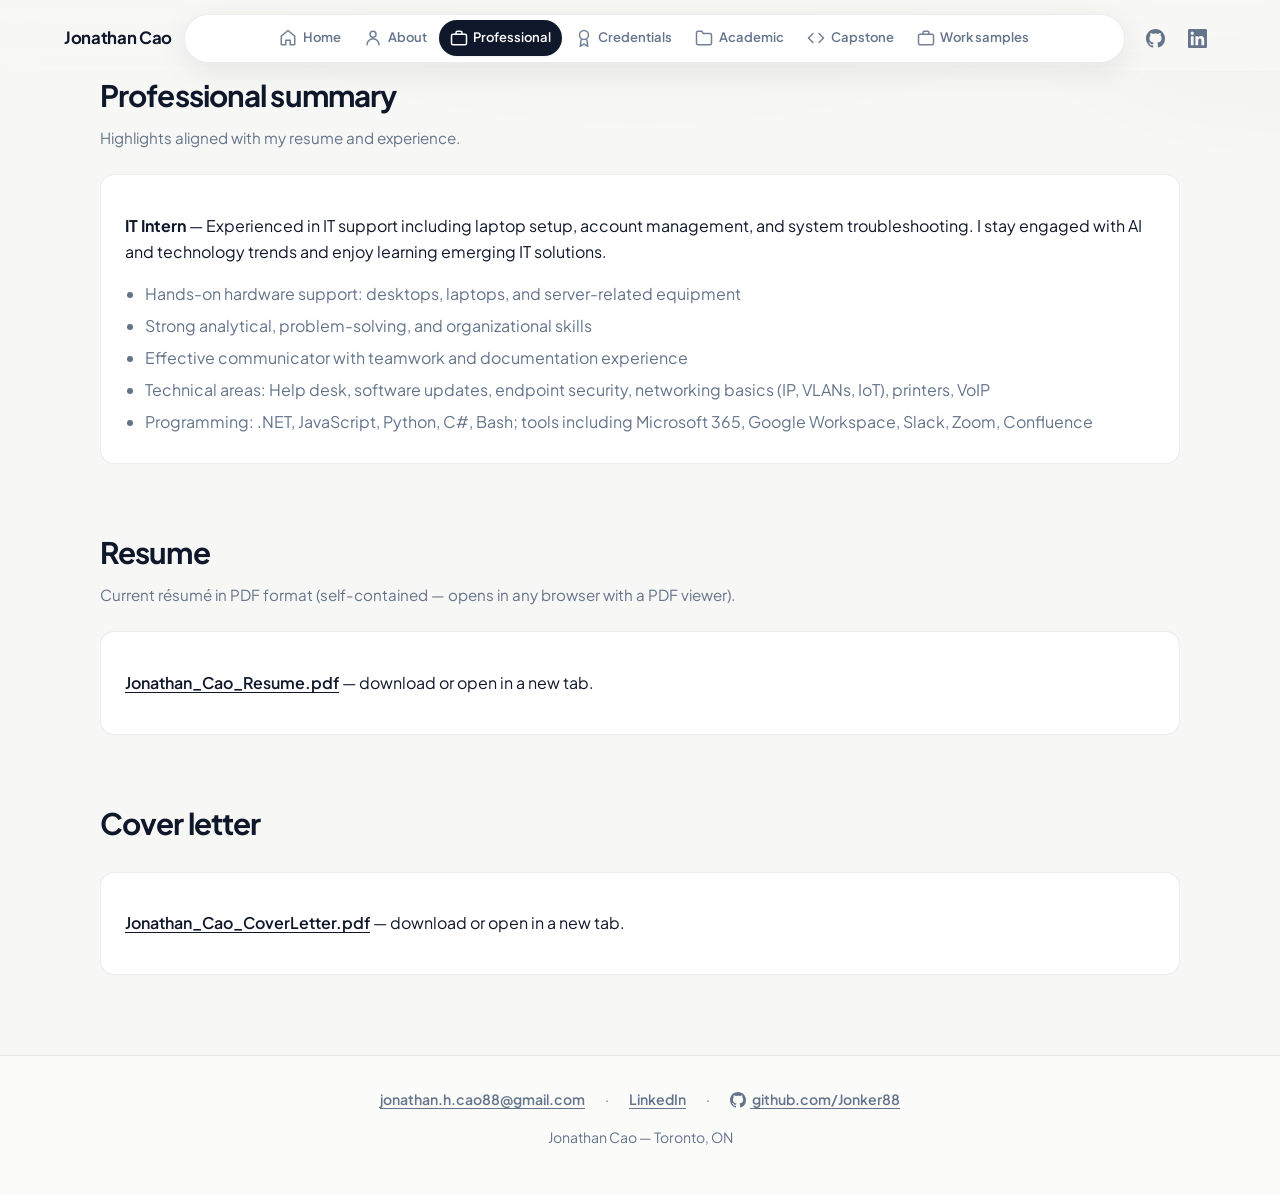
<file: professional.html>
<!DOCTYPE html>
<html lang="en">
<head>
  <meta charset="UTF-8" />
  <meta name="viewport" content="width=device-width, initial-scale=1" />
  <meta name="description" content="Professional summary, résumé, and cover letter — Jonathan Cao." />
  <title>Professional | Jonathan Cao</title>
  <link rel="icon" type="image/png" href="assets/favicon.png">
  <link rel="preconnect" href="https://fonts.googleapis.com" />
  <link rel="preconnect" href="https://fonts.gstatic.com" crossorigin />
  <link href="https://fonts.googleapis.com/css2?family=Plus+Jakarta+Sans:ital,wght@0,400;0,500;0,600;0,700;1,400&display=swap" rel="stylesheet" />
  <link rel="stylesheet" href="css/style.css" />
  <noscript>
    <style>.reveal { opacity: 1 !important; transform: none !important; transition: none !important; }</style>
  </noscript>
</head>
<body data-page="professional">
  <a class="skip-link" href="#main">Skip to content</a>

  <svg xmlns="http://www.w3.org/2000/svg" style="position:absolute;width:0;height:0;overflow:hidden" aria-hidden="true">
    <symbol id="i-home" viewBox="0 0 24 24"><path fill="none" stroke="currentColor" stroke-width="2" stroke-linecap="round" stroke-linejoin="round" d="M3 9.5 12 2l9 7.5V20a1 1 0 0 1-1 1h-5v-6H9v6H4a1 1 0 0 1-1-1V9.5z"/></symbol>
    <symbol id="i-user" viewBox="0 0 24 24"><path fill="none" stroke="currentColor" stroke-width="2" stroke-linecap="round" d="M20 21a8 8 0 1 0-16 0"/><circle fill="none" stroke="currentColor" stroke-width="2" cx="12" cy="7" r="4"/></symbol>
    <symbol id="i-briefcase" viewBox="0 0 24 24"><rect fill="none" stroke="currentColor" stroke-width="2" x="2" y="7" width="20" height="14" rx="2"/><path fill="none" stroke="currentColor" stroke-width="2" d="M16 7V5a2 2 0 0 0-2-2h-4a2 2 0 0 0-2 2v2"/></symbol>
    <symbol id="i-award" viewBox="0 0 24 24"><circle fill="none" stroke="currentColor" stroke-width="2" cx="12" cy="8" r="6"/><path fill="none" stroke="currentColor" stroke-width="2" d="M8.21 13.89 7 23l5-3 5 3-1.21-9.12"/></symbol>
    <symbol id="i-folder" viewBox="0 0 24 24"><path fill="none" stroke="currentColor" stroke-width="2" d="M22 19a2 2 0 0 1-2 2H4a2 2 0 0 1-2-2V5a2 2 0 0 1 2-2h5l2 3h9a2 2 0 0 1 2 2z"/></symbol>
    <symbol id="i-code" viewBox="0 0 24 24"><path fill="none" stroke="currentColor" stroke-width="2" stroke-linecap="round" stroke-linejoin="round" d="m16 18 6-6-6-6"/><path fill="none" stroke="currentColor" stroke-width="2" stroke-linecap="round" stroke-linejoin="round" d="m8 6-6 6 6 6"/></symbol>
    <symbol id="i-github" viewBox="0 0 24 24"><path fill="currentColor" d="M12 0C5.37 0 0 5.37 0 12c0 5.31 3.435 9.795 8.205 11.385.6.105.825-.255.825-.57 0-.285-.015-1.23-.015-2.235-3.015.555-3.795-.735-4.035-1.41-.135-.345-.72-1.41-1.23-1.695-.42-.225-1.02-.78-.015-.795.945-.015 1.62.87 1.845 1.23 1.08 1.815 2.805 1.305 3.495.99.105-.78.42-1.305.765-1.605-2.67-.3-5.46-1.335-5.46-5.925 0-1.305.465-2.385 1.23-3.225-.12-.3-.54-1.53.12-3.18 0 0 1.005-.315 3.3 1.23.96-.27 1.98-.405 3-.405s2.04.135 3 .405c2.295-1.56 3.3-1.23 3.3-1.23.66 1.65.24 2.88.12 3.18.765.84 1.23 1.905 1.23 3.225 0 4.605-2.805 5.625-5.475 5.925.435.375.81 1.095.81 2.22 0 1.605-.015 2.895-.015 3.3 0 .315.225.69.825.57A12.02 12.02 0 0024 12c0-6.63-5.37-12-12-12z"/></symbol>
    <symbol id="i-linkedin" viewBox="0 0 24 24"><path fill="currentColor" d="M20.447 20.452h-3.554v-5.569c0-1.328-.027-3.037-1.852-3.037-1.853 0-2.136 1.445-2.136 2.939v5.667H9.351V9h3.414v1.561h.046c.477-.9 1.637-1.85 3.37-1.85 3.601 0 4.267 2.37 4.267 5.455v6.286zM5.337 7.433c-1.144 0-2.063-.926-2.063-2.065 0-1.138.92-2.063 2.063-2.063 1.14 0 2.064.925 2.064 2.063 0 1.139-.925 2.065-2.064 2.065zm1.782 13.019H3.555V9h3.564v11.452zM22.225 0H1.771C.792 0 0 .774 0 1.729v20.542C0 23.227.792 24 1.771 24h20.451C23.2 24 24 23.227 24 22.271V1.729C24 .774 23.2 0 22.225 0z"/></symbol>
  </svg>

  <header class="site-header">
    <div class="header-inner">
      <a class="logo" href="index.html">Jonathan<span> </span>Cao</a>
      <nav id="site-nav" class="nav nav-pill" aria-label="Primary">
        <ul class="nav-list">
          <li><a href="index.html" data-nav="home"><svg class="nav-icon" aria-hidden="true" width="18" height="18"><use href="#i-home"></use></svg><span>Home</span></a></li>
          <li><a href="about.html" data-nav="about"><svg class="nav-icon" aria-hidden="true" width="18" height="18"><use href="#i-user"></use></svg><span>About</span></a></li>
          <li><a href="professional.html" data-nav="professional"><svg class="nav-icon" aria-hidden="true" width="18" height="18"><use href="#i-briefcase"></use></svg><span>Professional</span></a></li>
          <li><a href="credentials.html" data-nav="credentials"><svg class="nav-icon" aria-hidden="true" width="18" height="18"><use href="#i-award"></use></svg><span>Credentials</span></a></li>
          <li><a href="academic.html" data-nav="academic"><svg class="nav-icon" aria-hidden="true" width="18" height="18"><use href="#i-folder"></use></svg><span>Academic</span></a></li>
          <li><a href="capstone.html" data-nav="capstone"><svg class="nav-icon" aria-hidden="true" width="18" height="18"><use href="#i-code"></use></svg><span>Capstone</span></a></li>
          <li><a href="work.html" data-nav="work"><svg class="nav-icon" aria-hidden="true" width="18" height="18"><use href="#i-briefcase"></use></svg><span>Work samples</span></a></li>
        </ul>
      </nav>
      <div class="header-end">
        <div class="header-social">
          <a class="icon-link" href="https://github.com/Jonker88" target="_blank" rel="noopener noreferrer" aria-label="Jonathan Cao on GitHub"><svg aria-hidden="true"><use href="#i-github"></use></svg></a>
          <a class="icon-link" href="https://linkedin.com/in/jc-jonathan-cao" target="_blank" rel="noopener noreferrer" aria-label="Jonathan Cao on LinkedIn"><svg aria-hidden="true"><use href="#i-linkedin"></use></svg></a>
        </div>
        <button type="button" class="nav-toggle" aria-expanded="false" aria-controls="site-nav">Menu</button>
      </div>
    </div>
  </header>

  <main id="main">
    <section id="professional" aria-labelledby="pro-heading">
      <div class="section-head reveal">
        <h2 id="pro-heading">Professional summary</h2>
        <p>Highlights aligned with my resume and experience.</p>
      </div>
      <div class="card reveal reveal-delay-1">
        <p><strong>IT Intern</strong> — Experienced in IT support including laptop setup, account management, and system troubleshooting. I stay engaged with AI and technology trends and enjoy learning emerging IT solutions.</p>
        <ul class="check">
          <li>Hands-on hardware support: desktops, laptops, and server-related equipment</li>
          <li>Strong analytical, problem-solving, and organizational skills</li>
          <li>Effective communicator with teamwork and documentation experience</li>
          <li>Technical areas: Help desk, software updates, endpoint security, networking basics (IP, VLANs, IoT), printers, VoIP</li>
          <li>Programming: .NET, JavaScript, Python, C#, Bash; tools including Microsoft 365, Google Workspace, Slack, Zoom, Confluence</li>
        </ul>
      </div>
    </section>

    <section id="resume" aria-labelledby="resume-heading">
      <div class="section-head reveal">
        <h2 id="resume-heading">Resume</h2>
        <p>Current résumé in PDF format (self-contained — opens in any browser with a PDF viewer).</p>
      </div>
      <div class="card reveal reveal-delay-1">
        <p><a href="assets/Jonathan_Cao_Resume.pdf" download>Jonathan_Cao_Resume.pdf</a> — download or open in a new tab.</p>
      </div>
    </section>

    <section id="cover-letter" aria-labelledby="cl-heading">
      <div class="section-head reveal">
        <h2 id="cl-heading">Cover letter</h2>
      </div>
      <div class="card reveal reveal-delay-1">
        <p><a href="assets/Jonathan_Cao_CoverLetter.pdf" download>Jonathan_Cao_CoverLetter.pdf</a> — download or open in a new tab.</p>
      </div>
    </section>
  </main>

  <footer class="site-footer reveal">
    <div class="footer-links">
      <a href="mailto:jonathan.h.cao88@gmail.com">jonathan.h.cao88@gmail.com</a>
      <span aria-hidden="true">·</span>
      <a href="https://linkedin.com/in/jc-jonathan-cao" target="_blank" rel="noopener noreferrer">LinkedIn</a>
      <span aria-hidden="true">·</span>
      <a href="https://github.com/Jonker88" target="_blank" rel="noopener noreferrer"><svg class="inline-icon" width="16" height="16" aria-hidden="true"><use href="#i-github"></use></svg> github.com/Jonker88</a>
    </div>
    <p>Jonathan Cao — Toronto, ON</p>
  </footer>

  <script src="js/main.js"></script>
</body>
</html>
</file>
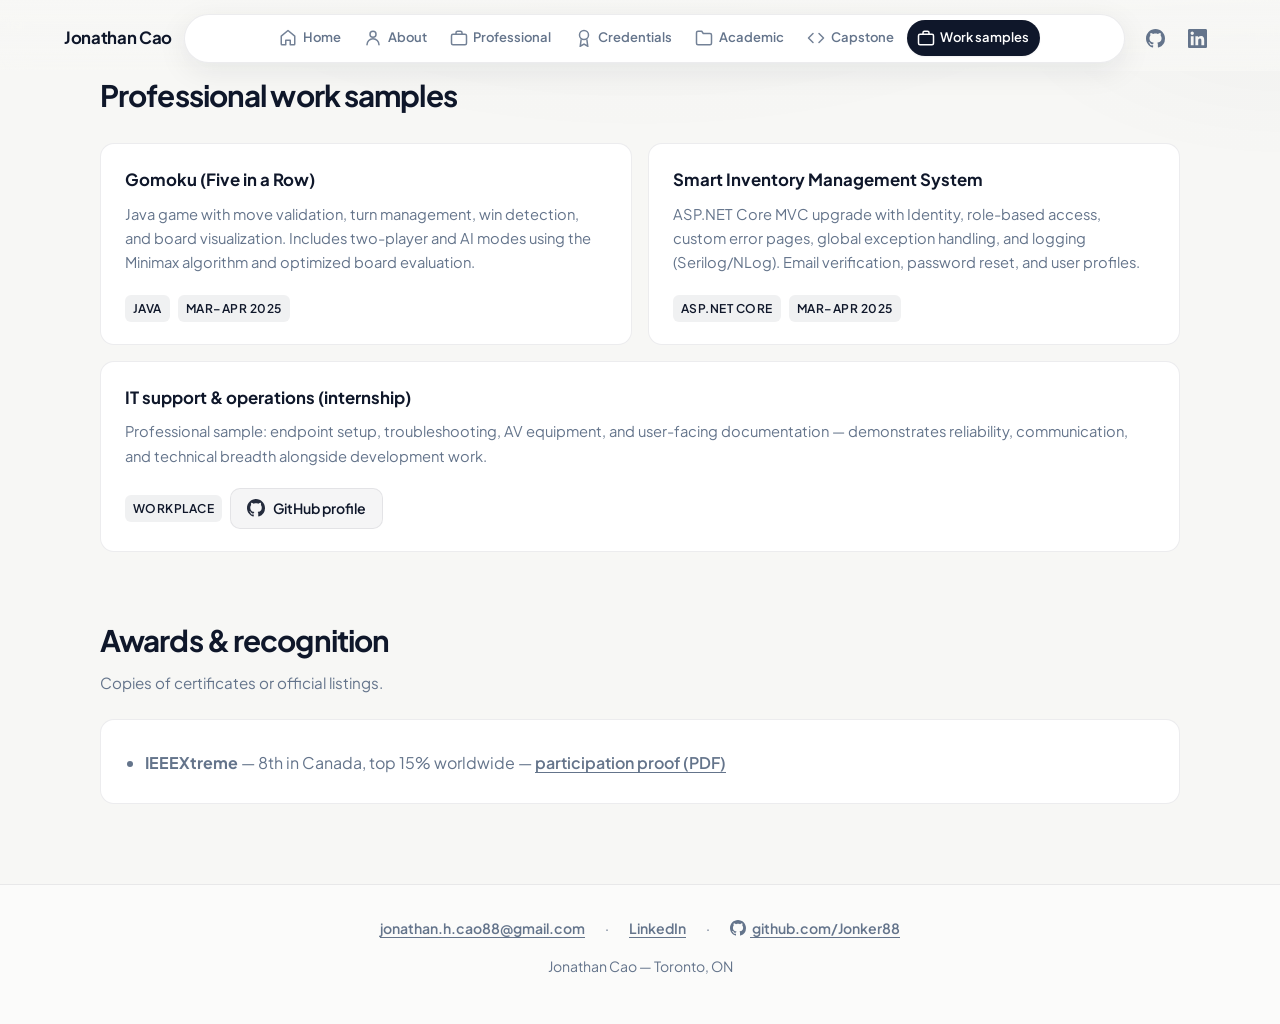
<file: work.html>
<!DOCTYPE html>
<html lang="en">
<head>
  <meta charset="UTF-8" />
  <meta name="viewport" content="width=device-width, initial-scale=1" />
  <meta name="description" content="Professional work samples and awards — Jonathan Cao." />
  <title>Work samples | Jonathan Cao</title>
  <link rel="icon" type="image/png" href="assets/favicon.png">
  <link rel="preconnect" href="https://fonts.googleapis.com" />
  <link rel="preconnect" href="https://fonts.gstatic.com" crossorigin />
  <link href="https://fonts.googleapis.com/css2?family=Plus+Jakarta+Sans:ital,wght@0,400;0,500;0,600;0,700;1,400&display=swap" rel="stylesheet" />
  <link rel="stylesheet" href="css/style.css" />
  <noscript>
    <style>.reveal { opacity: 1 !important; transform: none !important; transition: none !important; }</style>
  </noscript>
</head>
<body data-page="work">
  <a class="skip-link" href="#main">Skip to content</a>

  <svg xmlns="http://www.w3.org/2000/svg" style="position:absolute;width:0;height:0;overflow:hidden" aria-hidden="true">
    <symbol id="i-home" viewBox="0 0 24 24"><path fill="none" stroke="currentColor" stroke-width="2" stroke-linecap="round" stroke-linejoin="round" d="M3 9.5 12 2l9 7.5V20a1 1 0 0 1-1 1h-5v-6H9v6H4a1 1 0 0 1-1-1V9.5z"/></symbol>
    <symbol id="i-user" viewBox="0 0 24 24"><path fill="none" stroke="currentColor" stroke-width="2" stroke-linecap="round" d="M20 21a8 8 0 1 0-16 0"/><circle fill="none" stroke="currentColor" stroke-width="2" cx="12" cy="7" r="4"/></symbol>
    <symbol id="i-briefcase" viewBox="0 0 24 24"><rect fill="none" stroke="currentColor" stroke-width="2" x="2" y="7" width="20" height="14" rx="2"/><path fill="none" stroke="currentColor" stroke-width="2" d="M16 7V5a2 2 0 0 0-2-2h-4a2 2 0 0 0-2 2v2"/></symbol>
    <symbol id="i-folder" viewBox="0 0 24 24"><path fill="none" stroke="currentColor" stroke-width="2" d="M22 19a2 2 0 0 1-2 2H4a2 2 0 0 1-2-2V5a2 2 0 0 1 2-2h5l2 3h9a2 2 0 0 1 2 2z"/></symbol>
    <symbol id="i-award" viewBox="0 0 24 24"><circle fill="none" stroke="currentColor" stroke-width="2" cx="12" cy="8" r="6"/><path fill="none" stroke="currentColor" stroke-width="2" d="M8.21 13.89 7 23l5-3 5 3-1.21-9.12"/></symbol>
    <symbol id="i-code" viewBox="0 0 24 24"><path fill="none" stroke="currentColor" stroke-width="2" stroke-linecap="round" stroke-linejoin="round" d="m16 18 6-6-6-6"/><path fill="none" stroke="currentColor" stroke-width="2" stroke-linecap="round" stroke-linejoin="round" d="m8 6-6 6 6 6"/></symbol>
    <symbol id="i-github" viewBox="0 0 24 24"><path fill="currentColor" d="M12 0C5.37 0 0 5.37 0 12c0 5.31 3.435 9.795 8.205 11.385.6.105.825-.255.825-.57 0-.285-.015-1.23-.015-2.235-3.015.555-3.795-.735-4.035-1.41-.135-.345-.72-1.41-1.23-1.695-.42-.225-1.02-.78-.015-.795.945-.015 1.62.87 1.845 1.23 1.08 1.815 2.805 1.305 3.495.99.105-.78.42-1.305.765-1.605-2.67-.3-5.46-1.335-5.46-5.925 0-1.305.465-2.385 1.23-3.225-.12-.3-.54-1.53.12-3.18 0 0 1.005-.315 3.3 1.23.96-.27 1.98-.405 3-.405s2.04.135 3 .405c2.295-1.56 3.3-1.23 3.3-1.23.66 1.65.24 2.88.12 3.18.765.84 1.23 1.905 1.23 3.225 0 4.605-2.805 5.625-5.475 5.925.435.375.81 1.095.81 2.22 0 1.605-.015 2.895-.015 3.3 0 .315.225.69.825.57A12.02 12.02 0 0024 12c0-6.63-5.37-12-12-12z"/></symbol>
    <symbol id="i-linkedin" viewBox="0 0 24 24"><path fill="currentColor" d="M20.447 20.452h-3.554v-5.569c0-1.328-.027-3.037-1.852-3.037-1.853 0-2.136 1.445-2.136 2.939v5.667H9.351V9h3.414v1.561h.046c.477-.9 1.637-1.85 3.37-1.85 3.601 0 4.267 2.37 4.267 5.455v6.286zM5.337 7.433c-1.144 0-2.063-.926-2.063-2.065 0-1.138.92-2.063 2.063-2.063 1.14 0 2.064.925 2.064 2.063 0 1.139-.925 2.065-2.064 2.065zm1.782 13.019H3.555V9h3.564v11.452zM22.225 0H1.771C.792 0 0 .774 0 1.729v20.542C0 23.227.792 24 1.771 24h20.451C23.2 24 24 23.227 24 22.271V1.729C24 .774 23.2 0 22.225 0z"/></symbol>
  </svg>

  <header class="site-header">
    <div class="header-inner">
      <a class="logo" href="index.html">Jonathan<span> </span>Cao</a>
      <nav id="site-nav" class="nav nav-pill" aria-label="Primary">
        <ul class="nav-list">
          <li><a href="index.html" data-nav="home"><svg class="nav-icon" aria-hidden="true" width="18" height="18"><use href="#i-home"></use></svg><span>Home</span></a></li>
          <li><a href="about.html" data-nav="about"><svg class="nav-icon" aria-hidden="true" width="18" height="18"><use href="#i-user"></use></svg><span>About</span></a></li>
          <li><a href="professional.html" data-nav="professional"><svg class="nav-icon" aria-hidden="true" width="18" height="18"><use href="#i-briefcase"></use></svg><span>Professional</span></a></li>
          <li><a href="credentials.html" data-nav="credentials"><svg class="nav-icon" aria-hidden="true" width="18" height="18"><use href="#i-award"></use></svg><span>Credentials</span></a></li>
          <li><a href="academic.html" data-nav="academic"><svg class="nav-icon" aria-hidden="true" width="18" height="18"><use href="#i-folder"></use></svg><span>Academic</span></a></li>
          <li><a href="capstone.html" data-nav="capstone"><svg class="nav-icon" aria-hidden="true" width="18" height="18"><use href="#i-code"></use></svg><span>Capstone</span></a></li>
          <li><a href="work.html" data-nav="work"><svg class="nav-icon" aria-hidden="true" width="18" height="18"><use href="#i-briefcase"></use></svg><span>Work samples</span></a></li>
        </ul>
      </nav>
      <div class="header-end">
        <div class="header-social">
          <a class="icon-link" href="https://github.com/Jonker88" target="_blank" rel="noopener noreferrer" aria-label="Jonathan Cao on GitHub"><svg aria-hidden="true"><use href="#i-github"></use></svg></a>
          <a class="icon-link" href="https://linkedin.com/in/jc-jonathan-cao" target="_blank" rel="noopener noreferrer" aria-label="Jonathan Cao on LinkedIn"><svg aria-hidden="true"><use href="#i-linkedin"></use></svg></a>
        </div>
        <button type="button" class="nav-toggle" aria-expanded="false" aria-controls="site-nav">Menu</button>
      </div>
    </div>
  </header>

  <main id="main">
    <section id="work-samples" aria-labelledby="ws-heading">
      <div class="section-head reveal">
        <h2 id="ws-heading">Professional work samples</h2>
      </div>
      <div class="grid-2 grid-2-tiles">
        <article class="card project-card reveal reveal-delay-1">
          <h3>Gomoku (Five in a Row)</h3>
          <p>Java game with move validation, turn management, win detection, and board visualization. Includes two-player and AI modes using the Minimax algorithm and optimized board evaluation.</p>
          <div class="project-meta project-meta-footer">
            <span class="tag">Java</span>
            <span class="tag">Mar–Apr 2025</span>
          </div>
        </article>
        <article class="card project-card reveal reveal-delay-2">
          <h3>Smart Inventory Management System</h3>
          <p>ASP.NET Core MVC upgrade with Identity, role-based access, custom error pages, global exception handling, and logging (Serilog/NLog). Email verification, password reset, and user profiles.</p>
          <div class="project-meta project-meta-footer">
            <span class="tag">ASP.NET Core</span>
            <span class="tag">Mar–Apr 2025</span>
          </div>
        </article>
        <article class="card project-card reveal reveal-delay-1 tile-span-full">
          <h3>IT support &amp; operations (internship)</h3>
          <p>Professional sample: endpoint setup, troubleshooting, AV equipment, and user-facing documentation — demonstrates reliability, communication, and technical breadth alongside development work.</p>
          <div class="project-meta project-meta-footer">
            <span class="tag">Workplace</span>
            <a class="btn-github" href="https://github.com/Jonker88" target="_blank" rel="noopener noreferrer">
              <svg aria-hidden="true" width="18" height="18"><use href="#i-github"></use></svg>
              GitHub profile
            </a>
          </div>
        </article>
      </div>
    </section>

    <section id="awards" aria-labelledby="aw-heading">
      <div class="section-head reveal">
        <h2 id="aw-heading">Awards &amp; recognition</h2>
        <p>Copies of certificates or official listings.</p>
      </div>
      <div class="card reveal reveal-delay-1">
        <ul class="check check-on-bright">
          <li><strong>IEEEXtreme</strong> — 8th in Canada, top 15% worldwide — <a href="assets/certificates/ieee_participation.pdf" download>participation proof (PDF)</a></li>
        </ul>
      </div>
    </section>
  </main>

  <footer class="site-footer reveal">
    <div class="footer-links">
      <a href="mailto:jonathan.h.cao88@gmail.com">jonathan.h.cao88@gmail.com</a>
      <span aria-hidden="true">·</span>
      <a href="https://linkedin.com/in/jc-jonathan-cao" target="_blank" rel="noopener noreferrer">LinkedIn</a>
      <span aria-hidden="true">·</span>
      <a href="https://github.com/Jonker88" target="_blank" rel="noopener noreferrer"><svg class="inline-icon" width="16" height="16" aria-hidden="true"><use href="#i-github"></use></svg> github.com/Jonker88</a>
    </div>
    <p>Jonathan Cao — Toronto, ON</p>
  </footer>

  <script src="js/main.js"></script>
</body>
</html>
</file>
<file: css/style.css>
/* Jonathan Cao — Portfolio (light, minimal, smooth motion) */
:root {
  --bg: #f7f7f5;
  --bg-elevated: #ffffff;
  --bg-card: #ffffff;
  --border: rgba(15, 23, 42, 0.08);
  --border-strong: rgba(15, 23, 42, 0.12);
  --text: #0f172a;
  --text-muted: #64748b;
  --accent: #0f172a;
  --accent-inverse: #ffffff;
  --pill-active-bg: #0f172a;
  --pill-active-fg: #ffffff;
  --shadow-sm: 0 1px 2px rgba(15, 23, 42, 0.06);
  --shadow-md: 0 8px 30px rgba(15, 23, 42, 0.08);
  --shadow-lg: 0 20px 50px rgba(15, 23, 42, 0.1);
  --radius: 14px;
  --radius-pill: 999px;
  --font-sans: "Plus Jakarta Sans", system-ui, sans-serif;
  --max: 1120px;
  --nav-h: 72px;
  --ease-out: cubic-bezier(0.22, 1, 0.36, 1);
  --ease-smooth: cubic-bezier(0.4, 0, 0.2, 1);
}

*,
*::before,
*::after {
  box-sizing: border-box;
}

html {
  scroll-behavior: smooth;
}

@media (prefers-reduced-motion: reduce) {
  html {
    scroll-behavior: auto;
  }
}

body {
  margin: 0;
  font-family: var(--font-sans);
  font-size: 1rem;
  line-height: 1.65;
  color: var(--text);
  background: var(--bg);
  min-height: 100vh;
  position: relative;
}

::selection {
  background: rgba(15, 23, 42, 0.12);
  color: var(--text);
}

body::before {
  content: "";
  position: fixed;
  inset: 0;
  z-index: -1;
  pointer-events: none;
  background:
    radial-gradient(ellipse 80% 55% at 50% -15%, rgba(15, 23, 42, 0.04), transparent 55%),
    radial-gradient(ellipse 50% 40% at 100% 0%, rgba(15, 23, 42, 0.03), transparent 45%);
}

a {
  color: var(--text);
  text-decoration-thickness: 1px;
  text-underline-offset: 3px;
  font-weight: 600;
}

a:hover {
  color: #334155;
}

img {
  max-width: 100%;
  height: auto;
}

.skip-link {
  position: absolute;
  left: -9999px;
  top: 0;
  z-index: 100;
  padding: 0.75rem 1rem;
  background: var(--accent);
  color: var(--accent-inverse);
  font-weight: 600;
}

.skip-link:focus {
  left: 0;
}

/* —— Header & floating pill nav —— */
.site-header {
  position: sticky;
  top: 0;
  z-index: 50;
  padding: 0.85rem 1rem 0.5rem;
  background: linear-gradient(to bottom, rgba(247, 247, 245, 0.94), rgba(247, 247, 245, 0.78));
  backdrop-filter: blur(14px);
  -webkit-backdrop-filter: blur(14px);
  transition:
    box-shadow 0.45s var(--ease-out),
    background 0.45s var(--ease-out);
}

.site-header.is-scrolled {
  box-shadow: var(--shadow-sm);
  background: rgba(255, 255, 255, 0.92);
}

.header-inner {
  max-width: calc(var(--max) + 2rem);
  margin: 0 auto;
  display: flex;
  align-items: center;
  gap: 0.75rem;
  min-height: 2.75rem;
}

.logo {
  font-weight: 700;
  font-size: 1.05rem;
  color: var(--text);
  text-decoration: none;
  letter-spacing: -0.02em;
  flex-shrink: 0;
  transition: opacity 0.25s var(--ease-out);
}

.logo:hover {
  opacity: 0.75;
}

.logo span {
  color: var(--text-muted);
  font-weight: 600;
}

.nav-pill {
  flex: 1 1 auto;
  min-width: 0;
  background: var(--bg-elevated);
  border: 1px solid var(--border);
  border-radius: var(--radius-pill);
  box-shadow: var(--shadow-md);
  padding: 0.35rem 0.5rem;
  overflow-x: auto;
  overflow-y: hidden;
  -webkit-overflow-scrolling: touch;
  scrollbar-width: none;
}

.nav-pill::-webkit-scrollbar {
  display: none;
}

.nav-list {
  display: flex;
  flex-wrap: nowrap;
  gap: 0.15rem;
  list-style: none;
  margin: 0;
  padding: 0;
  width: max-content;
  min-width: 100%;
  justify-content: center;
}

.nav-list a {
  display: inline-flex;
  align-items: center;
  gap: 0.35rem;
  color: var(--text-muted);
  text-decoration: none;
  font-size: 0.8125rem;
  font-weight: 600;
  padding: 0.45rem 0.65rem;
  border-radius: var(--radius-pill);
  white-space: nowrap;
  transition:
    color 0.3s var(--ease-out),
    background 0.3s var(--ease-out),
    transform 0.3s var(--ease-out);
}

.nav-list a:hover {
  color: var(--text);
  background: rgba(15, 23, 42, 0.05);
}

.nav-list a[aria-current="true"],
.nav-list a[aria-current="page"] {
  color: var(--pill-active-fg);
  background: var(--pill-active-bg);
  box-shadow: var(--shadow-sm);
}

.nav-icon {
  flex-shrink: 0;
  opacity: 0.9;
}

.nav-list a[aria-current="true"] .nav-icon,
.nav-list a[aria-current="page"] .nav-icon {
  opacity: 1;
}

.header-end {
  display: flex;
  align-items: center;
  gap: 0.35rem;
  flex-shrink: 0;
}

.header-social {
  display: flex;
  align-items: center;
  gap: 0.25rem;
}

.icon-link {
  display: inline-flex;
  align-items: center;
  justify-content: center;
  width: 2.35rem;
  height: 2.35rem;
  border-radius: 10px;
  color: var(--text-muted);
  border: 1px solid transparent;
  transition:
    color 0.3s var(--ease-out),
    background 0.3s var(--ease-out),
    border-color 0.3s var(--ease-out),
    transform 0.3s var(--ease-out);
}

.icon-link:hover {
  color: var(--text);
  background: rgba(15, 23, 42, 0.06);
  border-color: var(--border);
  transform: translateY(-1px);
}

.icon-link svg {
  width: 19px;
  height: 19px;
}

.nav-toggle {
  display: none;
  background: var(--bg-elevated);
  border: 1px solid var(--border);
  color: var(--text);
  padding: 0.45rem 0.75rem;
  border-radius: 10px;
  cursor: pointer;
  font-size: 0.85rem;
  font-weight: 600;
  transition: border-color 0.25s var(--ease-out), background 0.25s var(--ease-out);
}

.nav-toggle:hover {
  border-color: var(--border-strong);
  background: rgba(15, 23, 42, 0.04);
}

/* —— Hero —— */
.hero {
  max-width: var(--max);
  margin: 0 auto;
  padding: 2rem 1.25rem 3.5rem;
  position: relative;
}

.hero-inner {
  position: relative;
  z-index: 1;
}

.hero-grid {
  display: grid;
  gap: 2.5rem;
  align-items: center;
}

@media (min-width: 900px) {
  .hero-grid {
    grid-template-columns: minmax(0, 1.05fr) minmax(0, 0.95fr);
    gap: 3rem;
  }
}

.hero-copy h1 {
  font-weight: 700;
  font-size: clamp(2.1rem, 4.5vw, 3.15rem);
  line-height: 1.12;
  margin: 0 0 0.65rem;
  letter-spacing: -0.03em;
  color: var(--text);
}

.hero-copy h1 strong {
  font-weight: 800;
}

.hero-badge {
  display: inline-flex;
  align-items: center;
  gap: 0.5rem;
  font-size: 0.8125rem;
  font-weight: 600;
  color: var(--text-muted);
  background: rgba(15, 23, 42, 0.05);
  border: 1px solid var(--border);
  padding: 0.4rem 0.85rem;
  border-radius: var(--radius-pill);
  margin: 0 0 1rem;
}

.hero-badge-dot {
  width: 7px;
  height: 7px;
  border-radius: 50%;
  background: #22c55e;
  box-shadow: 0 0 0 4px rgba(34, 197, 94, 0.2);
  animation: pulse-soft 2.8s var(--ease-smooth) infinite;
}

@keyframes pulse-soft {

  0%,
  100% {
    transform: scale(1);
    opacity: 1;
  }

  50% {
    transform: scale(1.05);
    opacity: 0.85;
  }
}

@media (prefers-reduced-motion: reduce) {
  .hero-badge-dot {
    animation: none;
  }
}

.hero-role {
  font-size: clamp(1.15rem, 2.2vw, 1.35rem);
  font-weight: 600;
  color: var(--text);
  min-height: 1.6em;
  margin: 0 0 1rem;
  letter-spacing: -0.02em;
}

.hero-cursor {
  display: inline-block;
  width: 2px;
  height: 1.1em;
  margin-left: 2px;
  background: var(--text);
  vertical-align: -0.12em;
  animation: cursor-blink 1s step-end infinite;
}

@keyframes cursor-blink {

  0%,
  100% {
    opacity: 1;
  }

  50% {
    opacity: 0;
  }
}

@media (prefers-reduced-motion: reduce) {
  .hero-cursor {
    animation: none;
  }
}

.hero-lead {
  font-size: 1.05rem;
  color: var(--text-muted);
  max-width: 48ch;
  margin: 0 0 1.25rem;
  line-height: 1.7;
}

.hero-cs-hint {
  margin: -0.35rem 0 1rem;
  max-width: 48ch;
  display: flex;
  flex-direction: column;
  gap: 0.35rem;
}

.hero-cs-plain {
  font-size: 0.9375rem;
  font-weight: 600;
  color: var(--text);
  letter-spacing: -0.02em;
}

.hero-cs-sub {
  font-size: 0.8125rem;
  font-weight: 500;
  color: var(--text-muted);
  line-height: 1.5;
}

.hero-meta {
  display: flex;
  flex-wrap: wrap;
  gap: 0.75rem 1.25rem;
  margin-bottom: 1.5rem;
  font-size: 0.9rem;
  color: var(--text-muted);
  font-weight: 500;
}

.hero-meta-item {
  display: inline-flex;
  align-items: center;
  gap: 0.4rem;
}

.hero-meta-icon {
  flex-shrink: 0;
  color: var(--text-muted);
  opacity: 0.85;
}

.hero-actions {
  display: flex;
  flex-wrap: wrap;
  gap: 0.75rem;
  align-items: center;
  margin-bottom: 1.75rem;
}

.btn {
  display: inline-flex;
  align-items: center;
  justify-content: center;
  gap: 0.5rem;
  padding: 0.7rem 1.35rem;
  border-radius: var(--radius-pill);
  font-weight: 600;
  font-size: 0.9375rem;
  text-decoration: none;
  border: 1px solid transparent;
  cursor: pointer;
  transition:
    background 0.35s var(--ease-out),
    border-color 0.35s var(--ease-out),
    color 0.35s var(--ease-out),
    transform 0.35s var(--ease-out),
    box-shadow 0.35s var(--ease-out);
}

.btn svg {
  flex-shrink: 0;
}

.btn-primary {
  background: var(--accent);
  color: var(--accent-inverse);
  box-shadow: var(--shadow-md);
}

.btn-primary:hover {
  background: #1e293b;
  color: #fff;
  transform: translateY(-2px);
  box-shadow: var(--shadow-lg);
}

.btn-outline {
  background: var(--bg-elevated);
  border-color: var(--border-strong);
  color: var(--text);
}

.btn-outline:hover {
  border-color: var(--text);
  transform: translateY(-2px);
  box-shadow: var(--shadow-sm);
}

.btn-github {
  display: inline-flex;
  align-items: center;
  justify-content: center;
  gap: 0.45rem;
  padding: 0.5rem 1rem;
  border-radius: 10px;
  font-weight: 600;
  font-size: 0.88rem;
  text-decoration: none;
  color: var(--text);
  background: rgba(15, 23, 42, 0.04);
  border: 1px solid var(--border);
  transition:
    background 0.35s var(--ease-out),
    border-color 0.35s var(--ease-out),
    color 0.35s var(--ease-out),
    transform 0.35s var(--ease-out),
    box-shadow 0.35s var(--ease-out);
}

.btn-github svg {
  width: 18px;
  height: 18px;
  opacity: 0.9;
}

.btn-github:hover {
  color: var(--text);
  border-color: var(--border-strong);
  background: rgba(15, 23, 42, 0.07);
  transform: translateY(-2px);
  box-shadow: var(--shadow-sm);
}

.hero-follow {
  display: flex;
  flex-wrap: wrap;
  align-items: center;
  gap: 1rem;
  padding-top: 1.25rem;
  border-top: 1px solid var(--border);
}

.hero-follow-label {
  font-size: 0.8125rem;
  font-weight: 600;
  color: var(--text-muted);
  text-transform: uppercase;
  letter-spacing: 0.06em;
}

.hero-follow-icons {
  display: flex;
  align-items: center;
  gap: 0.5rem;
}

.hero-social-link {
  display: inline-flex;
  align-items: center;
  justify-content: center;
  width: 2.5rem;
  height: 2.5rem;
  border-radius: 10px;
  color: var(--text-muted);
  border: 1px solid var(--border);
  background: var(--bg-elevated);
  transition:
    color 0.3s var(--ease-out),
    border-color 0.3s var(--ease-out),
    transform 0.3s var(--ease-out),
    box-shadow 0.3s var(--ease-out);
}

.hero-social-link:hover {
  color: var(--text);
  border-color: var(--border-strong);
  transform: translateY(-2px);
  box-shadow: var(--shadow-sm);
}

.hero-visual {
  display: flex;
  align-items: center;
  justify-content: center;
}

.hero-visual-frame {
  width: min(100%, 420px);
  line-height: 0;
  border-radius: 24px;
  background: var(--bg-elevated);
  border: 1px solid var(--border);
  box-shadow: var(--shadow-lg);
  position: relative;
  overflow: hidden;
  animation: hero-float 9s var(--ease-smooth) infinite alternate;
}

.hero-visual-img {
  width: 100%;
  height: auto;
  vertical-align: top;
  display: block;
  position: relative;
  z-index: 1;
}

.hero-visual-frame::after {
  content: "";
  position: absolute;
  inset: 0;
  pointer-events: none;
  background: linear-gradient(180deg, transparent 60%, rgba(247, 247, 245, 0.25) 100%);
  z-index: 2;
}

@keyframes hero-float {
  from {
    transform: translateY(0) scale(1);
  }

  to {
    transform: translateY(-8px) scale(1.01);
  }
}

@keyframes hero-shimmer {
  from {
    transform: rotate(0deg);
  }

  to {
    transform: rotate(18deg);
  }
}

@media (prefers-reduced-motion: reduce) {
  .hero-visual-frame {
    animation: none;
  }

  .hero-visual-frame::after {
    animation: none;
  }
}

/* Hero entrance */
.hero-animate {
  opacity: 0;
  transform: translateY(20px);
  animation: hero-in 0.9s var(--ease-out) forwards;
  animation-delay: var(--d, 0ms);
}

@keyframes hero-in {
  to {
    opacity: 1;
    transform: translateY(0);
  }
}

@media (prefers-reduced-motion: reduce) {
  .hero-animate {
    opacity: 1;
    transform: none;
    animation: none;
  }
}

.repo-url {
  display: block;
  margin-top: 0.65rem;
  font-size: 0.78rem;
  font-family: ui-monospace, "Cascadia Code", "Segoe UI Mono", monospace;
  word-break: break-all;
}

.repo-url a {
  color: var(--text-muted);
  font-weight: 500;
  text-decoration: none;
  transition: color 0.25s var(--ease-out);
}

.repo-url a:hover {
  color: var(--text);
  text-decoration: underline;
  text-underline-offset: 2px;
}

/* Scroll reveals */
.reveal {
  opacity: 0;
  transform: translateY(28px);
  transition:
    opacity 0.85s var(--ease-out),
    transform 0.85s var(--ease-out);
}

.reveal.is-visible {
  opacity: 1;
  transform: translateY(0);
}

.reveal-delay-1 {
  transition-delay: 0.08s;
}

.reveal-delay-2 {
  transition-delay: 0.16s;
}

.reveal-delay-3 {
  transition-delay: 0.24s;
}

.reveal-delay-4 {
  transition-delay: 0.32s;
}

@media (prefers-reduced-motion: reduce) {
  .reveal {
    opacity: 1;
    transform: none;
    transition: none;
  }

  .card:hover,
  .btn-primary:hover,
  .btn-outline:hover,
  .btn-github:hover {
    transform: none;
  }
}

main {
  max-width: var(--max);
  margin: 0 auto;
  padding: 0 1.25rem 5rem;
}

.home-next {
  padding-top: 0.5rem;
}

.home-tiles {
  align-items: stretch;
}

.tile-link {
  display: flex;
  flex-direction: column;
  height: 100%;
  text-decoration: none !important;
  color: inherit;
  font-weight: inherit;
  box-shadow: none;
  transform: none;
}

.tile-link:hover {
  color: inherit;
  box-shadow: none;
  transform: none;
}

.tile-link-title {
  margin: 0 0 0.5rem;
  font-size: 1.05rem;
  font-weight: 700;
}

.tile-link-desc {
  flex: 1 1 auto;
  margin: 0 0 1rem;
}

.tile-link-cta {
  font-size: 0.88rem;
  font-weight: 600;
  color: var(--text-muted);
  margin-top: auto;
}

.tile-link:hover .tile-link-cta {
  color: var(--text);
}

section {
  scroll-margin-top: calc(var(--nav-h) + 0.75rem);
  margin-bottom: 4rem;
}

section:last-of-type {
  margin-bottom: 0;
}

.section-head {
  margin-bottom: 1.5rem;
}

.section-head h2 {
  font-size: clamp(1.45rem, 2.8vw, 1.85rem);
  font-weight: 700;
  margin: 0 0 0.35rem;
  letter-spacing: -0.03em;
}

.section-head p {
  margin: 0;
  color: var(--text-muted);
  font-size: 0.95rem;
  max-width: 60ch;
}

.card {
  background: var(--bg-card);
  border: 1px solid var(--border);
  border-radius: var(--radius);
  padding: 1.35rem 1.5rem;
}



.card+.card {
  margin-top: 1rem;
}

.capstone-grid .card+.card,
.grid-2 .card+.card,
.grid-3 .card+.card {
  margin-top: 0;
}

.card-title {
  margin-top: 0;
  font-size: 1.05rem;
  font-weight: 700;
}

.card-title-lg {
  margin-top: 0;
  font-size: 1.1rem;
  font-weight: 700;
}

.card-muted {
  margin: 0;
  color: var(--text-muted);
}

.card-link {
  margin: 0.65rem 0 0;
}

.about-card {
  padding: 0;
  overflow: hidden;
}

.about-grid {
  display: grid;
  gap: 0;
}

@media (min-width: 768px) {
  .about-grid {
    grid-template-columns: 1fr minmax(240px, 38%);
    align-items: stretch;
  }
}

.about-text {
  padding: 1.5rem 1.5rem 1.5rem 1.5rem;
}

@media (min-width: 768px) {
  .about-text {
    padding: 1.75rem 1.75rem 1.75rem 1.75rem;
  }
}

.about-text p {
  margin: 0 0 1rem;
  color: var(--text-muted);
}

.about-text p:last-child {
  margin-bottom: 0;
}

.about-photo-wrap {
  position: relative;
  background: rgba(15, 23, 42, 0.03);
  min-height: 220px;
}

@media (min-width: 768px) {
  .about-photo-wrap {
    order: 0;
  }

  .about-text {
    order: -1;
  }
}

.about-photo {
  width: 100%;
  height: 100%;
  min-height: 280px;
  object-fit: cover;
  object-position: center 20%;
  display: block;
  transition: transform 0.6s var(--ease-out);
}

.about-card:hover .about-photo {
  transform: scale(1.02);
}

.philosophy-card p {
  margin: 0 0 1rem;
  color: var(--text-muted);
  line-height: 1.7;
}

.philosophy-card p:last-child {
  margin-bottom: 0;
}

.philosophy-quote {
  margin: 0 0 1.25rem;
  padding: 1rem 1.15rem;
  border-left: 4px solid var(--accent);
  background: rgba(15, 23, 42, 0.04);
  border-radius: 0 var(--radius) var(--radius) 0;
}

.philosophy-quote p {
  margin: 0 0 0.5rem;
  font-size: 1.05rem;
  font-weight: 600;
  font-style: italic;
  color: var(--text);
}

.philosophy-quote cite {
  font-size: 0.875rem;
  font-style: normal;
  font-weight: 600;
  color: var(--text-muted);
}

@media (prefers-reduced-motion: reduce) {
  .about-card:hover .about-photo {
    transform: none;
  }
}

.grid-2 {
  display: grid;
  gap: 1rem;
  align-items: stretch;
}

@media (min-width: 720px) {
  .grid-2 {
    grid-template-columns: repeat(2, 1fr);
  }
}

.grid-3 {
  display: grid;
  gap: 1rem;
  align-items: stretch;
}

@media (min-width: 640px) {
  .grid-3 {
    grid-template-columns: repeat(2, 1fr);
  }
}

@media (min-width: 900px) {
  .grid-3 {
    grid-template-columns: repeat(3, 1fr);
  }
}

.grid-2-tiles {
  align-items: stretch;
}

.tile-span-full {
  grid-column: 1 / -1;
}

.project-card {
  display: flex;
  flex-direction: column;
  height: 100%;
  min-height: 100%;
}

.project-card h3 {
  font-size: 1.05rem;
  margin: 0 0 0.5rem;
  font-weight: 700;
}

.project-card p {
  margin: 0 0 1rem;
  color: var(--text-muted);
  font-size: 0.92rem;
  flex: 1 1 auto;
}

.project-meta {
  display: flex;
  flex-wrap: wrap;
  gap: 0.5rem;
  align-items: center;
}

.project-meta-footer {
  margin-top: auto;
  padding-top: 0.25rem;
}

.tag {
  font-size: 0.75rem;
  font-weight: 600;
  text-transform: uppercase;
  letter-spacing: 0.04em;
  padding: 0.25rem 0.5rem;
  border-radius: 6px;
  background: rgba(15, 23, 42, 0.06);
  color: var(--text);
}

.capstone-grid {
  display: grid;
  gap: 1rem;
  align-items: stretch;
  margin-top: 1rem;
}

@media (min-width: 640px) {
  .capstone-grid {
    grid-template-columns: repeat(2, 1fr);
  }
}

.capstone-tile {
  display: flex;
  flex-direction: column;
  gap: 0.5rem;
  justify-content: flex-start;
  height: 100%;
  box-sizing: border-box;
  padding: 1.35rem 1.5rem;
}

.capstone-tile-title {
  font-size: 1.05rem;
  margin: 0;
  font-weight: 700;
  line-height: 1.3;
}

.capstone-tile-lead {
  margin: 0;
  font-size: 0.92rem;
  color: var(--text-muted);
  line-height: 1.55;
}

.capstone-overview {
  display: flex;
  flex-direction: column;
  gap: 0.65rem;
}

.capstone-overview .card-title-lg {
  margin: 0;
}

.capstone-overview .card-muted {
  margin: 0;
}

.portfolio-doc-lead {
  margin: 0;
}

.capstone-portfolio-card {
  display: flex;
  flex-direction: column;
  gap: 0.65rem;
  margin-top: 2.5rem;
}

.capstone-portfolio-card .card-title {
  margin: 0;
}

.capstone-portfolio-card .card-link {
  margin: 0;
}

/* Same vertical rhythm for all capstone link lists */
ul.doc-links.doc-links-stack {
  list-style: none;
  margin: 0;
  padding: 0;
  display: flex;
  flex-direction: column;
  gap: 0.45rem;
}

ul.doc-links.doc-links-stack li {
  margin: 0;
}

.doc-slot {
  margin-top: 0.65rem;
  font-size: 0.85rem;
}

.doc-slot a {
  font-weight: 600;
}

ul.doc-links {
  list-style: none;
  margin: 0.5rem 0 0;
  padding: 0;
}

ul.doc-links li {
  margin-bottom: 0.45rem;
}

ul.doc-links li:last-child {
  margin-bottom: 0;
}

ul.doc-links a {
  font-weight: 600;
  text-decoration: none;
}

ul.doc-links a:hover {
  text-decoration: underline;
  text-underline-offset: 3px;
}

.placeholder-note {
  font-size: 0.85rem;
  color: var(--text-muted);
  margin-top: 0.5rem;
}

ul.check {
  margin: 0.5rem 0 0;
  padding-left: 1.25rem;
  color: var(--text-muted);
}

.check-on-bright {
  color: var(--text);
}

.check-on-bright a {
  color: inherit;
}

ul.check li {
  margin-bottom: 0.35rem;
}

.site-footer {
  border-top: 1px solid var(--border);
  padding: 2rem 1.25rem;
  text-align: center;
  color: var(--text-muted);
  font-size: 0.88rem;
  background: rgba(255, 255, 255, 0.5);
}


.footer-links {
  display: flex;
  flex-wrap: wrap;
  justify-content: center;
  align-items: center;
  gap: 0.75rem 1.25rem;
  margin-bottom: 0.75rem;
}

.site-footer a {
  color: var(--text-muted);
  font-weight: 600;
  transition: color 0.25s var(--ease-out);
}

.site-footer a:hover {
  color: var(--text);
}

.inline-icon {
  display: inline-block;
  vertical-align: -0.15em;
  margin-right: 0.25rem;
}

/* Mobile nav */
@media (max-width: 900px) {
  .header-inner {
    flex-wrap: wrap;
  }

  .logo {
    order: 1;
  }

  .header-end {
    margin-left: auto;
    order: 2;
  }

  .nav-toggle {
    display: block;
  }

  .nav-pill {
    flex-basis: 100%;
    order: 3;
    width: 100%;
    max-height: 0;
    overflow: hidden;
    padding: 0;
    border: none;
    box-shadow: none;
    background: transparent;
    opacity: 0;
    pointer-events: none;
    transition:
      max-height 0.45s var(--ease-out),
      opacity 0.35s var(--ease-out),
      padding 0.35s var(--ease-out);
  }

  .nav-pill.is-open {
    max-height: 70vh;
    overflow-y: auto;
    opacity: 1;
    pointer-events: auto;
    padding: 0.5rem;
    background: var(--bg-elevated);
    border: 1px solid var(--border);
    border-radius: var(--radius);
    box-shadow: var(--shadow-md);
  }

  .nav-list {
    flex-direction: column;
    flex-wrap: nowrap;
    width: 100%;
    min-width: 0;
    align-items: stretch;
  }

  .nav-list a {
    white-space: normal;
    justify-content: flex-start;
  }
}

@media (min-width: 901px) {
  .nav-toggle {
    display: none !important;
  }

  .nav-pill {
    display: block !important;
    max-height: none !important;
    opacity: 1 !important;
    pointer-events: auto !important;
  }
}
</file>
